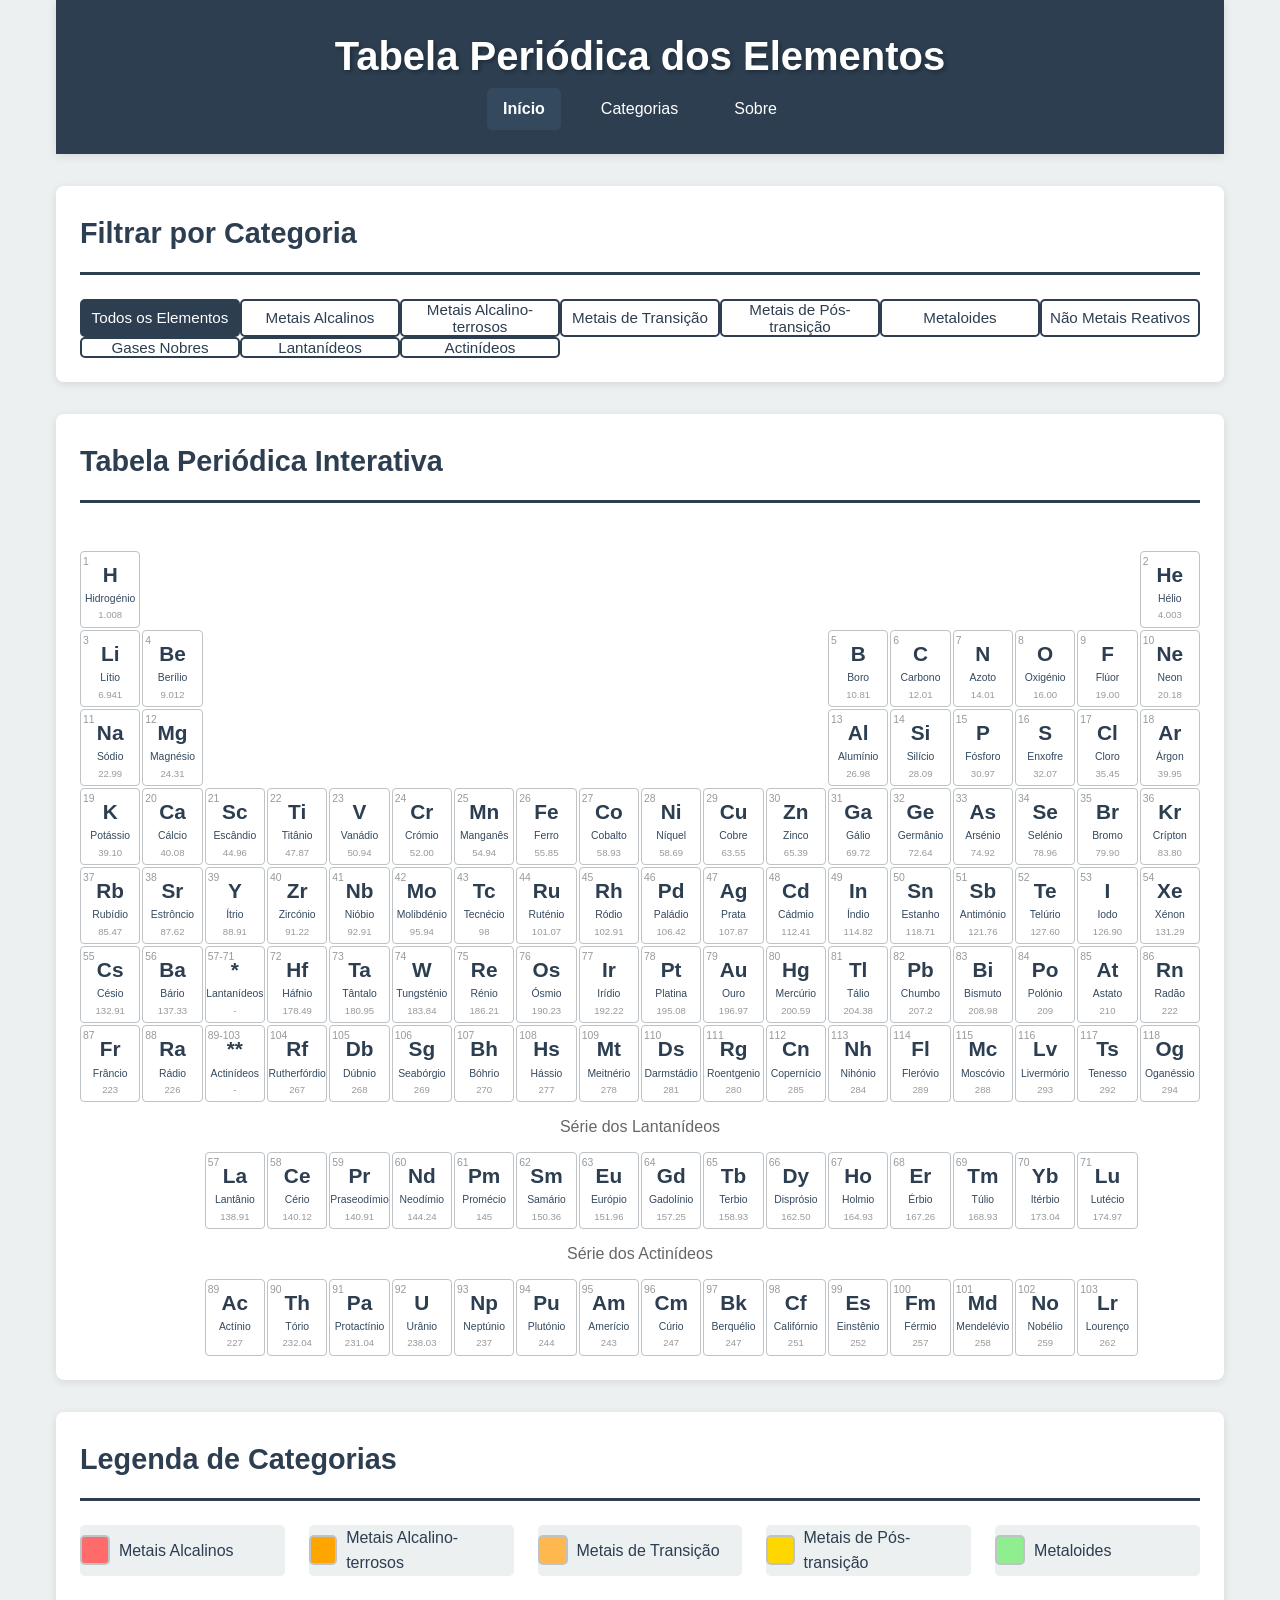
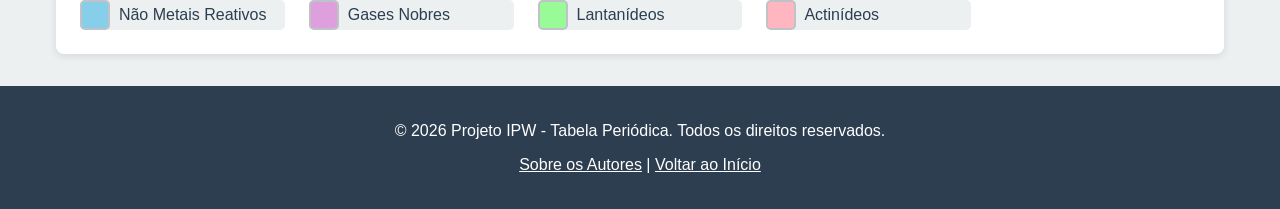
<file: index.html>
<!DOCTYPE html>
<html lang="pt-PT">
<head>
    <meta charset="UTF-8">
    <meta name="viewport" content="width=device-width, initial-scale=1.0">
    <title>Tabela Periódica - IPW</title>
    <link rel="stylesheet" href="css/style.css">
</head>
<body>
    <div class="container">
        <!-- Cabeçalho e Menu de Navegação -->
        <header class="header">
            <h1 class="titulo-principal">Tabela Periódica dos Elementos</h1>
            <nav class="menu-navegacao">
                <ul class="menu-lista">
                    <li><a href="index.html" class="menu-ativo">Início</a></li>
                    <li class="menu-dropdown">
                        <a href="#">Categorias</a>
                        <ul class="submenu">
                            <li><a href="categorias/metais-alcalinos/index.html">Metais Alcalinos</a></li>
                            <li><a href="categorias/metais-alcalino-terrosos/index.html">Metais Alcalino-terrosos</a></li>
                            <li><a href="categorias/metais-transicao/index.html">Metais de Transição</a></li>
                            <li><a href="categorias/metais-pos-transicao/index.html">Metais de Pós-transição</a></li>
                            <li><a href="categorias/metaloides/index.html">Metaloides</a></li>
                            <li><a href="categorias/nao-metais-reativos/index.html">Não Metais Reativos</a></li>
                            <li><a href="categorias/gases-nobres/index.html">Gases Nobres</a></li>
                            <li><a href="categorias/lantanideos/index.html">Lantanídeos</a></li>
                            <li><a href="categorias/actinideos/index.html">Actinídeos</a></li>
                        </ul>
                    </li>
                    <li><a href="about.html">Sobre</a></li>
                </ul>
            </nav>
        </header>

        <!-- Filtros de Categorias -->
        <section class="secao-filtros">
            <h2>Filtrar por Categoria</h2>
            <div class="botoes-filtro">
                <button class="botao-filtro ativo" data-categoria="todos">Todos os Elementos</button>
                <button class="botao-filtro" data-categoria="metais-alcalinos">Metais Alcalinos</button>
                <button class="botao-filtro" data-categoria="metais-alcalino-terrosos">Metais Alcalino-terrosos</button>
                <button class="botao-filtro" data-categoria="metais-transicao">Metais de Transição</button>
                <button class="botao-filtro" data-categoria="metais-pos-transicao">Metais de Pós-transição</button>
                <button class="botao-filtro" data-categoria="metaloides">Metaloides</button>
                <button class="botao-filtro" data-categoria="nao-metais-reativos">Não Metais Reativos</button>
                <button class="botao-filtro" data-categoria="gases-nobres">Gases Nobres</button>
                <button class="botao-filtro" data-categoria="lantanideos">Lantanídeos</button>
                <button class="botao-filtro" data-categoria="actinideos">Actinídeos</button>
            </div>
        </section>

        <!-- Tabela Periódica Visual -->
        <section class="secao-tabela">
            <h2>Tabela Periódica Interativa</h2>
            <div class="tabela-periodica-wrapper">
                <div class="tabela-periodica">
                    <!-- PERÍODO 1 -->
                    <div class="elemento" style="grid-column: 1; grid-row: 1;" data-categoria="nao-metais-reativos" data-numero="1" data-estado="Gás" data-reatividade="Muito Reativo">
                        <div class="numero-atomico">1</div>
                        <div class="simbolo">H</div>
                        <div class="nome">Hidrogénio</div>
                        <div class="massa">1.008</div>
                    </div>
                    <div class="elemento" style="grid-column: 18; grid-row: 1;" data-categoria="gases-nobres" data-numero="2" data-estado="Gás" data-reatividade="Inerte">
                        <div class="numero-atomico">2</div>
                        <div class="simbolo">He</div>
                        <div class="nome">Hélio</div>
                        <div class="massa">4.003</div>
                    </div>

                    <!-- PERÍODO 2 -->
                    <div class="elemento" style="grid-column: 1; grid-row: 2;" data-categoria="metais-alcalinos" data-numero="3" data-estado="Sólido" data-reatividade="Muito Reativo">
                        <div class="numero-atomico">3</div>
                        <div class="simbolo">Li</div>
                        <div class="nome">Lítio</div>
                        <div class="massa">6.941</div>
                    </div>
                    <div class="elemento" style="grid-column: 2; grid-row: 2;" data-categoria="metais-alcalino-terrosos" data-numero="4" data-estado="Sólido" data-reatividade="Reativo">
                        <div class="numero-atomico">4</div>
                        <div class="simbolo">Be</div>
                        <div class="nome">Berílio</div>
                        <div class="massa">9.012</div>
                    </div>
                    <div class="elemento" style="grid-column: 13; grid-row: 2;" data-categoria="metaloides" data-numero="5">
                        <div class="numero-atomico">5</div>
                        <div class="simbolo">B</div>
                        <div class="nome">Boro</div>
                        <div class="massa">10.81</div>
                    </div>
                    <div class="elemento" style="grid-column: 14; grid-row: 2;" data-categoria="nao-metais-reativos" data-numero="6">
                        <div class="numero-atomico">6</div>
                        <div class="simbolo">C</div>
                        <div class="nome">Carbono</div>
                        <div class="massa">12.01</div>
                    </div>
                    <div class="elemento" style="grid-column: 15; grid-row: 2;" data-categoria="nao-metais-reativos" data-numero="7">
                        <div class="numero-atomico">7</div>
                        <div class="simbolo">N</div>
                        <div class="nome">Azoto</div>
                        <div class="massa">14.01</div>
                    </div>
                    <div class="elemento" style="grid-column: 16; grid-row: 2;" data-categoria="nao-metais-reativos" data-numero="8">
                        <div class="numero-atomico">8</div>
                        <div class="simbolo">O</div>
                        <div class="nome">Oxigénio</div>
                        <div class="massa">16.00</div>
                    </div>
                    <div class="elemento" style="grid-column: 17; grid-row: 2;" data-categoria="nao-metais-reativos" data-numero="9">
                        <div class="numero-atomico">9</div>
                        <div class="simbolo">F</div>
                        <div class="nome">Flúor</div>
                        <div class="massa">19.00</div>
                    </div>
                    <div class="elemento" style="grid-column: 18; grid-row: 2;" data-categoria="gases-nobres" data-numero="10">
                        <div class="numero-atomico">10</div>
                        <div class="simbolo">Ne</div>
                        <div class="nome">Neon</div>
                        <div class="massa">20.18</div>
                    </div>

                    <!-- PERÍODO 3 -->
                    <div class="elemento" style="grid-column: 1; grid-row: 3;" data-categoria="metais-alcalinos" data-numero="11">
                        <div class="numero-atomico">11</div>
                        <div class="simbolo">Na</div>
                        <div class="nome">Sódio</div>
                        <div class="massa">22.99</div>
                    </div>
                    <div class="elemento" style="grid-column: 2; grid-row: 3;" data-categoria="metais-alcalino-terrosos" data-numero="12">
                        <div class="numero-atomico">12</div>
                        <div class="simbolo">Mg</div>
                        <div class="nome">Magnésio</div>
                        <div class="massa">24.31</div>
                    </div>
                    <div class="elemento" style="grid-column: 13; grid-row: 3;" data-categoria="metais-pos-transicao" data-numero="13">
                        <div class="numero-atomico">13</div>
                        <div class="simbolo">Al</div>
                        <div class="nome">Alumínio</div>
                        <div class="massa">26.98</div>
                    </div>
                    <div class="elemento" style="grid-column: 14; grid-row: 3;" data-categoria="metaloides" data-numero="14">
                        <div class="numero-atomico">14</div>
                        <div class="simbolo">Si</div>
                        <div class="nome">Silício</div>
                        <div class="massa">28.09</div>
                    </div>
                    <div class="elemento" style="grid-column: 15; grid-row: 3;" data-categoria="nao-metais-reativos" data-numero="15">
                        <div class="numero-atomico">15</div>
                        <div class="simbolo">P</div>
                        <div class="nome">Fósforo</div>
                        <div class="massa">30.97</div>
                    </div>
                    <div class="elemento" style="grid-column: 16; grid-row: 3;" data-categoria="nao-metais-reativos" data-numero="16">
                        <div class="numero-atomico">16</div>
                        <div class="simbolo">S</div>
                        <div class="nome">Enxofre</div>
                        <div class="massa">32.07</div>
                    </div>
                    <div class="elemento" style="grid-column: 17; grid-row: 3;" data-categoria="nao-metais-reativos" data-numero="17">
                        <div class="numero-atomico">17</div>
                        <div class="simbolo">Cl</div>
                        <div class="nome">Cloro</div>
                        <div class="massa">35.45</div>
                    </div>
                    <div class="elemento" style="grid-column: 18; grid-row: 3;" data-categoria="gases-nobres" data-numero="18">
                        <div class="numero-atomico">18</div>
                        <div class="simbolo">Ar</div>
                        <div class="nome">Árgon</div>
                        <div class="massa">39.95</div>
                    </div>

                    <!-- PERÍODO 4 -->
                    <div class="elemento" style="grid-column: 1; grid-row: 4;" data-categoria="metais-alcalinos" data-numero="19">
                        <div class="numero-atomico">19</div>
                        <div class="simbolo">K</div>
                        <div class="nome">Potássio</div>
                        <div class="massa">39.10</div>
                    </div>
                    <div class="elemento" style="grid-column: 2; grid-row: 4;" data-categoria="metais-alcalino-terrosos" data-numero="20">
                        <div class="numero-atomico">20</div>
                        <div class="simbolo">Ca</div>
                        <div class="nome">Cálcio</div>
                        <div class="massa">40.08</div>
                    </div>
                    <div class="elemento" style="grid-column: 3; grid-row: 4;" data-categoria="metais-transicao" data-numero="21">
                        <div class="numero-atomico">21</div>
                        <div class="simbolo">Sc</div>
                        <div class="nome">Escândio</div>
                        <div class="massa">44.96</div>
                    </div>
                    <div class="elemento" style="grid-column: 4; grid-row: 4;" data-categoria="metais-transicao" data-numero="22">
                        <div class="numero-atomico">22</div>
                        <div class="simbolo">Ti</div>
                        <div class="nome">Titânio</div>
                        <div class="massa">47.87</div>
                    </div>
                    <div class="elemento" style="grid-column: 5; grid-row: 4;" data-categoria="metais-transicao" data-numero="23">
                        <div class="numero-atomico">23</div>
                        <div class="simbolo">V</div>
                        <div class="nome">Vanádio</div>
                        <div class="massa">50.94</div>
                    </div>
                    <div class="elemento" style="grid-column: 6; grid-row: 4;" data-categoria="metais-transicao" data-numero="24">
                        <div class="numero-atomico">24</div>
                        <div class="simbolo">Cr</div>
                        <div class="nome">Crómio</div>
                        <div class="massa">52.00</div>
                    </div>
                    <div class="elemento" style="grid-column: 7; grid-row: 4;" data-categoria="metais-transicao" data-numero="25">
                        <div class="numero-atomico">25</div>
                        <div class="simbolo">Mn</div>
                        <div class="nome">Manganês</div>
                        <div class="massa">54.94</div>
                    </div>
                    <div class="elemento" style="grid-column: 8; grid-row: 4;" data-categoria="metais-transicao" data-numero="26">
                        <div class="numero-atomico">26</div>
                        <div class="simbolo">Fe</div>
                        <div class="nome">Ferro</div>
                        <div class="massa">55.85</div>
                    </div>
                    <div class="elemento" style="grid-column: 9; grid-row: 4;" data-categoria="metais-transicao" data-numero="27">
                        <div class="numero-atomico">27</div>
                        <div class="simbolo">Co</div>
                        <div class="nome">Cobalto</div>
                        <div class="massa">58.93</div>
                    </div>
                    <div class="elemento" style="grid-column: 10; grid-row: 4;" data-categoria="metais-transicao" data-numero="28">
                        <div class="numero-atomico">28</div>
                        <div class="simbolo">Ni</div>
                        <div class="nome">Níquel</div>
                        <div class="massa">58.69</div>
                    </div>
                    <div class="elemento" style="grid-column: 11; grid-row: 4;" data-categoria="metais-transicao" data-numero="29">
                        <div class="numero-atomico">29</div>
                        <div class="simbolo">Cu</div>
                        <div class="nome">Cobre</div>
                        <div class="massa">63.55</div>
                    </div>
                    <div class="elemento" style="grid-column: 12; grid-row: 4;" data-categoria="metais-transicao" data-numero="30">
                        <div class="numero-atomico">30</div>
                        <div class="simbolo">Zn</div>
                        <div class="nome">Zinco</div>
                        <div class="massa">65.39</div>
                    </div>
                    <div class="elemento" style="grid-column: 13; grid-row: 4;" data-categoria="metais-pos-transicao" data-numero="31">
                        <div class="numero-atomico">31</div>
                        <div class="simbolo">Ga</div>
                        <div class="nome">Gálio</div>
                        <div class="massa">69.72</div>
                    </div>
                    <div class="elemento" style="grid-column: 14; grid-row: 4;" data-categoria="metaloides" data-numero="32">
                        <div class="numero-atomico">32</div>
                        <div class="simbolo">Ge</div>
                        <div class="nome">Germânio</div>
                        <div class="massa">72.64</div>
                    </div>
                    <div class="elemento" style="grid-column: 15; grid-row: 4;" data-categoria="metaloides" data-numero="33">
                        <div class="numero-atomico">33</div>
                        <div class="simbolo">As</div>
                        <div class="nome">Arsénio</div>
                        <div class="massa">74.92</div>
                    </div>
                    <div class="elemento" style="grid-column: 16; grid-row: 4;" data-categoria="nao-metais-reativos" data-numero="34">
                        <div class="numero-atomico">34</div>
                        <div class="simbolo">Se</div>
                        <div class="nome">Selénio</div>
                        <div class="massa">78.96</div>
                    </div>
                    <div class="elemento" style="grid-column: 17; grid-row: 4;" data-categoria="nao-metais-reativos" data-numero="35">
                        <div class="numero-atomico">35</div>
                        <div class="simbolo">Br</div>
                        <div class="nome">Bromo</div>
                        <div class="massa">79.90</div>
                    </div>
                    <div class="elemento" style="grid-column: 18; grid-row: 4;" data-categoria="gases-nobres" data-numero="36">
                        <div class="numero-atomico">36</div>
                        <div class="simbolo">Kr</div>
                        <div class="nome">Crípton</div>
                        <div class="massa">83.80</div>
                    </div>

                    <!-- PERÍODO 5 -->
                    <div class="elemento" style="grid-column: 1; grid-row: 5;" data-categoria="metais-alcalinos" data-numero="37">
                        <div class="numero-atomico">37</div>
                        <div class="simbolo">Rb</div>
                        <div class="nome">Rubídio</div>
                        <div class="massa">85.47</div>
                    </div>
                    <div class="elemento" style="grid-column: 2; grid-row: 5;" data-categoria="metais-alcalino-terrosos" data-numero="38">
                        <div class="numero-atomico">38</div>
                        <div class="simbolo">Sr</div>
                        <div class="nome">Estrôncio</div>
                        <div class="massa">87.62</div>
                    </div>
                    <div class="elemento" style="grid-column: 3; grid-row: 5;" data-categoria="metais-transicao" data-numero="39">
                        <div class="numero-atomico">39</div>
                        <div class="simbolo">Y</div>
                        <div class="nome">Ítrio</div>
                        <div class="massa">88.91</div>
                    </div>
                    <div class="elemento" style="grid-column: 4; grid-row: 5;" data-categoria="metais-transicao" data-numero="40">
                        <div class="numero-atomico">40</div>
                        <div class="simbolo">Zr</div>
                        <div class="nome">Zircónio</div>
                        <div class="massa">91.22</div>
                    </div>
                    <div class="elemento" style="grid-column: 5; grid-row: 5;" data-categoria="metais-transicao" data-numero="41">
                        <div class="numero-atomico">41</div>
                        <div class="simbolo">Nb</div>
                        <div class="nome">Nióbio</div>
                        <div class="massa">92.91</div>
                    </div>
                    <div class="elemento" style="grid-column: 6; grid-row: 5;" data-categoria="metais-transicao" data-numero="42">
                        <div class="numero-atomico">42</div>
                        <div class="simbolo">Mo</div>
                        <div class="nome">Molibdénio</div>
                        <div class="massa">95.94</div>
                    </div>
                    <div class="elemento" style="grid-column: 7; grid-row: 5;" data-categoria="metais-transicao" data-numero="43">
                        <div class="numero-atomico">43</div>
                        <div class="simbolo">Tc</div>
                        <div class="nome">Tecnécio</div>
                        <div class="massa">98</div>
                    </div>
                    <div class="elemento" style="grid-column: 8; grid-row: 5;" data-categoria="metais-transicao" data-numero="44">
                        <div class="numero-atomico">44</div>
                        <div class="simbolo">Ru</div>
                        <div class="nome">Ruténio</div>
                        <div class="massa">101.07</div>
                    </div>
                    <div class="elemento" style="grid-column: 9; grid-row: 5;" data-categoria="metais-transicao" data-numero="45">
                        <div class="numero-atomico">45</div>
                        <div class="simbolo">Rh</div>
                        <div class="nome">Ródio</div>
                        <div class="massa">102.91</div>
                    </div>
                    <div class="elemento" style="grid-column: 10; grid-row: 5;" data-categoria="metais-transicao" data-numero="46">
                        <div class="numero-atomico">46</div>
                        <div class="simbolo">Pd</div>
                        <div class="nome">Paládio</div>
                        <div class="massa">106.42</div>
                    </div>
                    <div class="elemento" style="grid-column: 11; grid-row: 5;" data-categoria="metais-transicao" data-numero="47">
                        <div class="numero-atomico">47</div>
                        <div class="simbolo">Ag</div>
                        <div class="nome">Prata</div>
                        <div class="massa">107.87</div>
                    </div>
                    <div class="elemento" style="grid-column: 12; grid-row: 5;" data-categoria="metais-transicao" data-numero="48">
                        <div class="numero-atomico">48</div>
                        <div class="simbolo">Cd</div>
                        <div class="nome">Cádmio</div>
                        <div class="massa">112.41</div>
                    </div>
                    <div class="elemento" style="grid-column: 13; grid-row: 5;" data-categoria="metais-pos-transicao" data-numero="49">
                        <div class="numero-atomico">49</div>
                        <div class="simbolo">In</div>
                        <div class="nome">Índio</div>
                        <div class="massa">114.82</div>
                    </div>
                    <div class="elemento" style="grid-column: 14; grid-row: 5;" data-categoria="metais-pos-transicao" data-numero="50">
                        <div class="numero-atomico">50</div>
                        <div class="simbolo">Sn</div>
                        <div class="nome">Estanho</div>
                        <div class="massa">118.71</div>
                    </div>
                    <div class="elemento" style="grid-column: 15; grid-row: 5;" data-categoria="metaloides" data-numero="51">
                        <div class="numero-atomico">51</div>
                        <div class="simbolo">Sb</div>
                        <div class="nome">Antimónio</div>
                        <div class="massa">121.76</div>
                    </div>
                    <div class="elemento" style="grid-column: 16; grid-row: 5;" data-categoria="nao-metais-reativos" data-numero="52">
                        <div class="numero-atomico">52</div>
                        <div class="simbolo">Te</div>
                        <div class="nome">Telúrio</div>
                        <div class="massa">127.60</div>
                    </div>
                    <div class="elemento" style="grid-column: 17; grid-row: 5;" data-categoria="nao-metais-reativos" data-numero="53">
                        <div class="numero-atomico">53</div>
                        <div class="simbolo">I</div>
                        <div class="nome">Iodo</div>
                        <div class="massa">126.90</div>
                    </div>
                    <div class="elemento" style="grid-column: 18; grid-row: 5;" data-categoria="gases-nobres" data-numero="54">
                        <div class="numero-atomico">54</div>
                        <div class="simbolo">Xe</div>
                        <div class="nome">Xénon</div>
                        <div class="massa">131.29</div>
                    </div>

                    <!-- PERÍODO 6 -->
                    <div class="elemento" style="grid-column: 1; grid-row: 6;" data-categoria="metais-alcalinos" data-numero="55">
                        <div class="numero-atomico">55</div>
                        <div class="simbolo">Cs</div>
                        <div class="nome">Césio</div>
                        <div class="massa">132.91</div>
                    </div>
                    <div class="elemento" style="grid-column: 2; grid-row: 6;" data-categoria="metais-alcalino-terrosos" data-numero="56">
                        <div class="numero-atomico">56</div>
                        <div class="simbolo">Ba</div>
                        <div class="nome">Bário</div>
                        <div class="massa">137.33</div>
                    </div>
                    <div class="elemento" style="grid-column: 3; grid-row: 6;" data-categoria="lantanideos" data-numero="57-71" data-intervalo="true">
                        <div class="numero-atomico">57-71</div>
                        <div class="simbolo">*</div>
                        <div class="nome">Lantanídeos</div>
                        <div class="massa">-</div>
                    </div>
                    <div class="elemento" style="grid-column: 4; grid-row: 6;" data-categoria="metais-transicao" data-numero="72">
                        <div class="numero-atomico">72</div>
                        <div class="simbolo">Hf</div>
                        <div class="nome">Háfnio</div>
                        <div class="massa">178.49</div>
                    </div>
                    <div class="elemento" style="grid-column: 5; grid-row: 6;" data-categoria="metais-transicao" data-numero="73">
                        <div class="numero-atomico">73</div>
                        <div class="simbolo">Ta</div>
                        <div class="nome">Tântalo</div>
                        <div class="massa">180.95</div>
                    </div>
                    <div class="elemento" style="grid-column: 6; grid-row: 6;" data-categoria="metais-transicao" data-numero="74">
                        <div class="numero-atomico">74</div>
                        <div class="simbolo">W</div>
                        <div class="nome">Tungsténio</div>
                        <div class="massa">183.84</div>
                    </div>
                    <div class="elemento" style="grid-column: 7; grid-row: 6;" data-categoria="metais-transicao" data-numero="75">
                        <div class="numero-atomico">75</div>
                        <div class="simbolo">Re</div>
                        <div class="nome">Rénio</div>
                        <div class="massa">186.21</div>
                    </div>
                    <div class="elemento" style="grid-column: 8; grid-row: 6;" data-categoria="metais-transicao" data-numero="76">
                        <div class="numero-atomico">76</div>
                        <div class="simbolo">Os</div>
                        <div class="nome">Ósmio</div>
                        <div class="massa">190.23</div>
                    </div>
                    <div class="elemento" style="grid-column: 9; grid-row: 6;" data-categoria="metais-transicao" data-numero="77">
                        <div class="numero-atomico">77</div>
                        <div class="simbolo">Ir</div>
                        <div class="nome">Irídio</div>
                        <div class="massa">192.22</div>
                    </div>
                    <div class="elemento" style="grid-column: 10; grid-row: 6;" data-categoria="metais-transicao" data-numero="78">
                        <div class="numero-atomico">78</div>
                        <div class="simbolo">Pt</div>
                        <div class="nome">Platina</div>
                        <div class="massa">195.08</div>
                    </div>
                    <div class="elemento" style="grid-column: 11; grid-row: 6;" data-categoria="metais-transicao" data-numero="79">
                        <div class="numero-atomico">79</div>
                        <div class="simbolo">Au</div>
                        <div class="nome">Ouro</div>
                        <div class="massa">196.97</div>
                    </div>
                    <div class="elemento" style="grid-column: 12; grid-row: 6;" data-categoria="metais-transicao" data-numero="80">
                        <div class="numero-atomico">80</div>
                        <div class="simbolo">Hg</div>
                        <div class="nome">Mercúrio</div>
                        <div class="massa">200.59</div>
                    </div>
                    <div class="elemento" style="grid-column: 13; grid-row: 6;" data-categoria="metais-pos-transicao" data-numero="81">
                        <div class="numero-atomico">81</div>
                        <div class="simbolo">Tl</div>
                        <div class="nome">Tálio</div>
                        <div class="massa">204.38</div>
                    </div>
                    <div class="elemento" style="grid-column: 14; grid-row: 6;" data-categoria="metais-pos-transicao" data-numero="82">
                        <div class="numero-atomico">82</div>
                        <div class="simbolo">Pb</div>
                        <div class="nome">Chumbo</div>
                        <div class="massa">207.2</div>
                    </div>
                    <div class="elemento" style="grid-column: 15; grid-row: 6;" data-categoria="metaloides" data-numero="83">
                        <div class="numero-atomico">83</div>
                        <div class="simbolo">Bi</div>
                        <div class="nome">Bismuto</div>
                        <div class="massa">208.98</div>
                    </div>
                    <div class="elemento" style="grid-column: 16; grid-row: 6;" data-categoria="nao-metais-reativos" data-numero="84">
                        <div class="numero-atomico">84</div>
                        <div class="simbolo">Po</div>
                        <div class="nome">Polónio</div>
                        <div class="massa">209</div>
                    </div>
                    <div class="elemento" style="grid-column: 17; grid-row: 6;" data-categoria="nao-metais-reativos" data-numero="85">
                        <div class="numero-atomico">85</div>
                        <div class="simbolo">At</div>
                        <div class="nome">Astato</div>
                        <div class="massa">210</div>
                    </div>
                    <div class="elemento" style="grid-column: 18; grid-row: 6;" data-categoria="gases-nobres" data-numero="86">
                        <div class="numero-atomico">86</div>
                        <div class="simbolo">Rn</div>
                        <div class="nome">Radão</div>
                        <div class="massa">222</div>
                    </div>

                    <!-- PERÍODO 7 -->
                    <div class="elemento" style="grid-column: 1; grid-row: 7;" data-categoria="metais-alcalinos" data-numero="87">
                        <div class="numero-atomico">87</div>
                        <div class="simbolo">Fr</div>
                        <div class="nome">Frâncio</div>
                        <div class="massa">223</div>
                    </div>
                    <div class="elemento" style="grid-column: 2; grid-row: 7;" data-categoria="metais-alcalino-terrosos" data-numero="88">
                        <div class="numero-atomico">88</div>
                        <div class="simbolo">Ra</div>
                        <div class="nome">Rádio</div>
                        <div class="massa">226</div>
                    </div>
                    <div class="elemento" style="grid-column: 3; grid-row: 7;" data-categoria="actinideos" data-numero="89-103" data-intervalo="true">
                        <div class="numero-atomico">89-103</div>
                        <div class="simbolo">**</div>
                        <div class="nome">Actinídeos</div>
                        <div class="massa">-</div>
                    </div>
                    <div class="elemento" style="grid-column: 4; grid-row: 7;" data-categoria="metais-transicao" data-numero="104">
                        <div class="numero-atomico">104</div>
                        <div class="simbolo">Rf</div>
                        <div class="nome">Rutherfórdio</div>
                        <div class="massa">267</div>
                    </div>
                    <div class="elemento" style="grid-column: 5; grid-row: 7;" data-categoria="metais-transicao" data-numero="105">
                        <div class="numero-atomico">105</div>
                        <div class="simbolo">Db</div>
                        <div class="nome">Dúbnio</div>
                        <div class="massa">268</div>
                    </div>
                    <div class="elemento" style="grid-column: 6; grid-row: 7;" data-categoria="metais-transicao" data-numero="106">
                        <div class="numero-atomico">106</div>
                        <div class="simbolo">Sg</div>
                        <div class="nome">Seabórgio</div>
                        <div class="massa">269</div>
                    </div>
                    <div class="elemento" style="grid-column: 7; grid-row: 7;" data-categoria="metais-transicao" data-numero="107">
                        <div class="numero-atomico">107</div>
                        <div class="simbolo">Bh</div>
                        <div class="nome">Bóhrio</div>
                        <div class="massa">270</div>
                    </div>
                    <div class="elemento" style="grid-column: 8; grid-row: 7;" data-categoria="metais-transicao" data-numero="108">
                        <div class="numero-atomico">108</div>
                        <div class="simbolo">Hs</div>
                        <div class="nome">Hássio</div>
                        <div class="massa">277</div>
                    </div>
                    <div class="elemento" style="grid-column: 9; grid-row: 7;" data-categoria="metais-transicao" data-numero="109">
                        <div class="numero-atomico">109</div>
                        <div class="simbolo">Mt</div>
                        <div class="nome">Meitnério</div>
                        <div class="massa">278</div>
                    </div>
                    <div class="elemento" style="grid-column: 10; grid-row: 7;" data-categoria="metais-transicao" data-numero="110">
                        <div class="numero-atomico">110</div>
                        <div class="simbolo">Ds</div>
                        <div class="nome">Darmstádio</div>
                        <div class="massa">281</div>
                    </div>
                    <div class="elemento" style="grid-column: 11; grid-row: 7;" data-categoria="metais-transicao" data-numero="111">
                        <div class="numero-atomico">111</div>
                        <div class="simbolo">Rg</div>
                        <div class="nome">Roentgenio</div>
                        <div class="massa">280</div>
                    </div>
                    <div class="elemento" style="grid-column: 12; grid-row: 7;" data-categoria="metais-transicao" data-numero="112">
                        <div class="numero-atomico">112</div>
                        <div class="simbolo">Cn</div>
                        <div class="nome">Copernício</div>
                        <div class="massa">285</div>
                    </div>
                    <div class="elemento" style="grid-column: 13; grid-row: 7;" data-categoria="metais-pos-transicao" data-numero="113">
                        <div class="numero-atomico">113</div>
                        <div class="simbolo">Nh</div>
                        <div class="nome">Nihónio</div>
                        <div class="massa">284</div>
                    </div>
                    <div class="elemento" style="grid-column: 14; grid-row: 7;" data-categoria="metais-pos-transicao" data-numero="114">
                        <div class="numero-atomico">114</div>
                        <div class="simbolo">Fl</div>
                        <div class="nome">Fleróvio</div>
                        <div class="massa">289</div>
                    </div>
                    <div class="elemento" style="grid-column: 15; grid-row: 7;" data-categoria="metaloides" data-numero="115">
                        <div class="numero-atomico">115</div>
                        <div class="simbolo">Mc</div>
                        <div class="nome">Moscóvio</div>
                        <div class="massa">288</div>
                    </div>
                    <div class="elemento" style="grid-column: 16; grid-row: 7;" data-categoria="nao-metais-reativos" data-numero="116">
                        <div class="numero-atomico">116</div>
                        <div class="simbolo">Lv</div>
                        <div class="nome">Livermório</div>
                        <div class="massa">293</div>
                    </div>
                    <div class="elemento" style="grid-column: 17; grid-row: 7;" data-categoria="nao-metais-reativos" data-numero="117">
                        <div class="numero-atomico">117</div>
                        <div class="simbolo">Ts</div>
                        <div class="nome">Tenesso</div>
                        <div class="massa">292</div>
                    </div>
                    <div class="elemento" style="grid-column: 18; grid-row: 7;" data-categoria="gases-nobres" data-numero="118">
                        <div class="numero-atomico">118</div>
                        <div class="simbolo">Og</div>
                        <div class="nome">Oganéssio</div>
                        <div class="massa">294</div>
                    </div>

                    <!-- LANTANÍDEOS (Período separado) -->
                    <div style="grid-column: 1 / 19; grid-row: 8; text-align: center; padding: 10px; color: #666;">
                        Série dos Lantanídeos
                    </div>
                    <div class="elemento" style="grid-column: 3; grid-row: 9;" data-categoria="lantanideos" data-numero="57" data-estado="Sólido" data-reatividade="Reativo">
                        <div class="numero-atomico">57</div>
                        <div class="simbolo">La</div>
                        <div class="nome">Lantânio</div>
                        <div class="massa">138.91</div>
                    </div>
                    <div class="elemento" style="grid-column: 4; grid-row: 9;" data-categoria="lantanideos" data-numero="58">
                        <div class="numero-atomico">58</div>
                        <div class="simbolo">Ce</div>
                        <div class="nome">Cério</div>
                        <div class="massa">140.12</div>
                    </div>
                    <div class="elemento" style="grid-column: 5; grid-row: 9;" data-categoria="lantanideos" data-numero="59">
                        <div class="numero-atomico">59</div>
                        <div class="simbolo">Pr</div>
                        <div class="nome">Praseodímio</div>
                        <div class="massa">140.91</div>
                    </div>
                    <div class="elemento" style="grid-column: 6; grid-row: 9;" data-categoria="lantanideos" data-numero="60">
                        <div class="numero-atomico">60</div>
                        <div class="simbolo">Nd</div>
                        <div class="nome">Neodímio</div>
                        <div class="massa">144.24</div>
                    </div>
                    <div class="elemento" style="grid-column: 7; grid-row: 9;" data-categoria="lantanideos" data-numero="61">
                        <div class="numero-atomico">61</div>
                        <div class="simbolo">Pm</div>
                        <div class="nome">Promécio</div>
                        <div class="massa">145</div>
                    </div>
                    <div class="elemento" style="grid-column: 8; grid-row: 9;" data-categoria="lantanideos" data-numero="62">
                        <div class="numero-atomico">62</div>
                        <div class="simbolo">Sm</div>
                        <div class="nome">Samário</div>
                        <div class="massa">150.36</div>
                    </div>
                    <div class="elemento" style="grid-column: 9; grid-row: 9;" data-categoria="lantanideos" data-numero="63">
                        <div class="numero-atomico">63</div>
                        <div class="simbolo">Eu</div>
                        <div class="nome">Európio</div>
                        <div class="massa">151.96</div>
                    </div>
                    <div class="elemento" style="grid-column: 10; grid-row: 9;" data-categoria="lantanideos" data-numero="64">
                        <div class="numero-atomico">64</div>
                        <div class="simbolo">Gd</div>
                        <div class="nome">Gadolínio</div>
                        <div class="massa">157.25</div>
                    </div>
                    <div class="elemento" style="grid-column: 11; grid-row: 9;" data-categoria="lantanideos" data-numero="65">
                        <div class="numero-atomico">65</div>
                        <div class="simbolo">Tb</div>
                        <div class="nome">Terbio</div>
                        <div class="massa">158.93</div>
                    </div>
                    <div class="elemento" style="grid-column: 12; grid-row: 9;" data-categoria="lantanideos" data-numero="66">
                        <div class="numero-atomico">66</div>
                        <div class="simbolo">Dy</div>
                        <div class="nome">Disprósio</div>
                        <div class="massa">162.50</div>
                    </div>
                    <div class="elemento" style="grid-column: 13; grid-row: 9;" data-categoria="lantanideos" data-numero="67">
                        <div class="numero-atomico">67</div>
                        <div class="simbolo">Ho</div>
                        <div class="nome">Holmio</div>
                        <div class="massa">164.93</div>
                    </div>
                    <div class="elemento" style="grid-column: 14; grid-row: 9;" data-categoria="lantanideos" data-numero="68">
                        <div class="numero-atomico">68</div>
                        <div class="simbolo">Er</div>
                        <div class="nome">Érbio</div>
                        <div class="massa">167.26</div>
                    </div>
                    <div class="elemento" style="grid-column: 15; grid-row: 9;" data-categoria="lantanideos" data-numero="69">
                        <div class="numero-atomico">69</div>
                        <div class="simbolo">Tm</div>
                        <div class="nome">Túlio</div>
                        <div class="massa">168.93</div>
                    </div>
                    <div class="elemento" style="grid-column: 16; grid-row: 9;" data-categoria="lantanideos" data-numero="70">
                        <div class="numero-atomico">70</div>
                        <div class="simbolo">Yb</div>
                        <div class="nome">Itérbio</div>
                        <div class="massa">173.04</div>
                    </div>
                    <div class="elemento" style="grid-column: 17; grid-row: 9;" data-categoria="lantanideos" data-numero="71">
                        <div class="numero-atomico">71</div>
                        <div class="simbolo">Lu</div>
                        <div class="nome">Lutécio</div>
                        <div class="massa">174.97</div>
                    </div>

                    <!-- ACTINÍDEOS (Período separado) -->
                    <div style="grid-column: 1 / 19; grid-row: 10; text-align: center; padding: 10px; color: #666;">
                        Série dos Actinídeos
                    </div>
                    <div class="elemento" style="grid-column: 3; grid-row: 11;" data-categoria="actinideos" data-numero="89" data-estado="Sólido" data-reatividade="Radioativo">
                        <div class="numero-atomico">89</div>
                        <div class="simbolo">Ac</div>
                        <div class="nome">Actínio</div>
                        <div class="massa">227</div>
                    </div>
                    <div class="elemento" style="grid-column: 4; grid-row: 11;" data-categoria="actinideos" data-numero="90">
                        <div class="numero-atomico">90</div>
                        <div class="simbolo">Th</div>
                        <div class="nome">Tório</div>
                        <div class="massa">232.04</div>
                    </div>
                    <div class="elemento" style="grid-column: 5; grid-row: 11;" data-categoria="actinideos" data-numero="91">
                        <div class="numero-atomico">91</div>
                        <div class="simbolo">Pa</div>
                        <div class="nome">Protactínio</div>
                        <div class="massa">231.04</div>
                    </div>
                    <div class="elemento" style="grid-column: 6; grid-row: 11;" data-categoria="actinideos" data-numero="92">
                        <div class="numero-atomico">92</div>
                        <div class="simbolo">U</div>
                        <div class="nome">Urânio</div>
                        <div class="massa">238.03</div>
                    </div>
                    <div class="elemento" style="grid-column: 7; grid-row: 11;" data-categoria="actinideos" data-numero="93">
                        <div class="numero-atomico">93</div>
                        <div class="simbolo">Np</div>
                        <div class="nome">Neptúnio</div>
                        <div class="massa">237</div>
                    </div>
                    <div class="elemento" style="grid-column: 8; grid-row: 11;" data-categoria="actinideos" data-numero="94">
                        <div class="numero-atomico">94</div>
                        <div class="simbolo">Pu</div>
                        <div class="nome">Plutónio</div>
                        <div class="massa">244</div>
                    </div>
                    <div class="elemento" style="grid-column: 9; grid-row: 11;" data-categoria="actinideos" data-numero="95">
                        <div class="numero-atomico">95</div>
                        <div class="simbolo">Am</div>
                        <div class="nome">Amerício</div>
                        <div class="massa">243</div>
                    </div>
                    <div class="elemento" style="grid-column: 10; grid-row: 11;" data-categoria="actinideos" data-numero="96">
                        <div class="numero-atomico">96</div>
                        <div class="simbolo">Cm</div>
                        <div class="nome">Cúrio</div>
                        <div class="massa">247</div>
                    </div>
                    <div class="elemento" style="grid-column: 11; grid-row: 11;" data-categoria="actinideos" data-numero="97">
                        <div class="numero-atomico">97</div>
                        <div class="simbolo">Bk</div>
                        <div class="nome">Berquélio</div>
                        <div class="massa">247</div>
                    </div>
                    <div class="elemento" style="grid-column: 12; grid-row: 11;" data-categoria="actinideos" data-numero="98">
                        <div class="numero-atomico">98</div>
                        <div class="simbolo">Cf</div>
                        <div class="nome">Califórnio</div>
                        <div class="massa">251</div>
                    </div>
                    <div class="elemento" style="grid-column: 13; grid-row: 11;" data-categoria="actinideos" data-numero="99">
                        <div class="numero-atomico">99</div>
                        <div class="simbolo">Es</div>
                        <div class="nome">Einstênio</div>
                        <div class="massa">252</div>
                    </div>
                    <div class="elemento" style="grid-column: 14; grid-row: 11;" data-categoria="actinideos" data-numero="100">
                        <div class="numero-atomico">100</div>
                        <div class="simbolo">Fm</div>
                        <div class="nome">Férmio</div>
                        <div class="massa">257</div>
                    </div>
                    <div class="elemento" style="grid-column: 15; grid-row: 11;" data-categoria="actinideos" data-numero="101">
                        <div class="numero-atomico">101</div>
                        <div class="simbolo">Md</div>
                        <div class="nome">Mendelévio</div>
                        <div class="massa">258</div>
                    </div>
                    <div class="elemento" style="grid-column: 16; grid-row: 11;" data-categoria="actinideos" data-numero="102">
                        <div class="numero-atomico">102</div>
                        <div class="simbolo">No</div>
                        <div class="nome">Nobélio</div>
                        <div class="massa">259</div>
                    </div>
                    <div class="elemento" style="grid-column: 17; grid-row: 11;" data-categoria="actinideos" data-numero="103">
                        <div class="numero-atomico">103</div>
                        <div class="simbolo">Lr</div>
                        <div class="nome">Lourenço</div>
                        <div class="massa">262</div>
                    </div>
                </div>
            </div>
        </section>

        <!-- Legenda de Cores -->
        <section class="secao-legenda">
            <h2>Legenda de Categorias</h2>
            <div class="legenda">
                <div class="item-legenda">
                    <div class="cor-legenda" style="background-color: #FF6B6B;"></div>
                    <span>&nbsp&nbspMetais Alcalinos</span>
                </div>
                <div class="item-legenda">
                    <div class="cor-legenda" style="background-color: #FFA500;"></div>
                    <span>&nbsp&nbspMetais Alcalino-&nbsp&nbspterrosos</span>
                </div>
                <div class="item-legenda">
                    <div class="cor-legenda" style="background-color: #FFB84D;"></div>
                    <span>&nbsp&nbspMetais de Transição</span>
                </div>
                <div class="item-legenda">
                    <div class="cor-legenda" style="background-color: #FFD700;"></div>
                    <span>&nbsp&nbspMetais de Pós-&nbsp&nbsptransição</span>
                </div>
                <div class="item-legenda">
                    <div class="cor-legenda" style="background-color: #90EE90;"></div>
                    <span>&nbsp&nbspMetaloides</span>
                </div>
                <div class="item-legenda">
                    <div class="cor-legenda" style="background-color: #87CEEB;"></div>
                    <span>&nbsp&nbspNão Metais Reativos</span>
                </div>
                <div class="item-legenda">
                    <div class="cor-legenda" style="background-color: #DDA0DD;"></div>
                    <span>&nbsp&nbspGases Nobres</span>
                </div>
                <div class="item-legenda">
                    <div class="cor-legenda" style="background-color: #98FB98;"></div>
                    <span>&nbsp&nbspLantanídeos</span>
                </div>
                <div class="item-legenda">
                    <div class="cor-legenda" style="background-color: #FFB6C1;"></div>
                    <span>&nbsp&nbspActinídeos</span>
                </div>
            </div>
        </section>

        <!-- Modal de Detalhes do Elemento -->
        <div id="modalElemento" class="modal">
            <div class="modal-conteudo">
                <button class="modal-fechar">&times;</button>
                <div class="modal-corpo">
                    <h2 id="modalNome" class="modal-nome"></h2>
                    <div class="modal-info">
                        <div class="info-item">
                            <label>Símbolo:</label>
                            <span id="modalSimbolo" class="modal-simbolo"></span>
                        </div>
                        <div class="info-item">
                            <label>Número Atómico:</label>
                            <span id="modalNumero"></span>
                        </div>
                        <div class="info-item">
                            <label>Categoria:</label>
                            <span id="modalCategoria"></span>
                        </div>
                        <div class="info-item">
                            <label>Massa Atómica:</label>
                            <span id="modalMassa"></span>
                        </div>
                        <div class="info-item">
                            <label>Estado Físico:</label>
                            <span id="modalEstado"></span>
                        </div>
                        <div class="info-item">
                            <label>Reatividade:</label>
                            <span id="modalReatividade"></span>
                        </div>
                    </div>
                </div>
            </div>
        </div>
    </div>

    <!-- Rodapé -->
    <footer class="rodape">
        <p>&copy; 2026 Projeto IPW - Tabela Periódica. Todos os direitos reservados.</p>
        <p><a href="about.html">Sobre os Autores</a> | <a href="index.html">Voltar ao Início</a></p>
    </footer>

    <!-- Scripts -->
    <script src="js/app.js"></script>
</body>
</html>
</file>
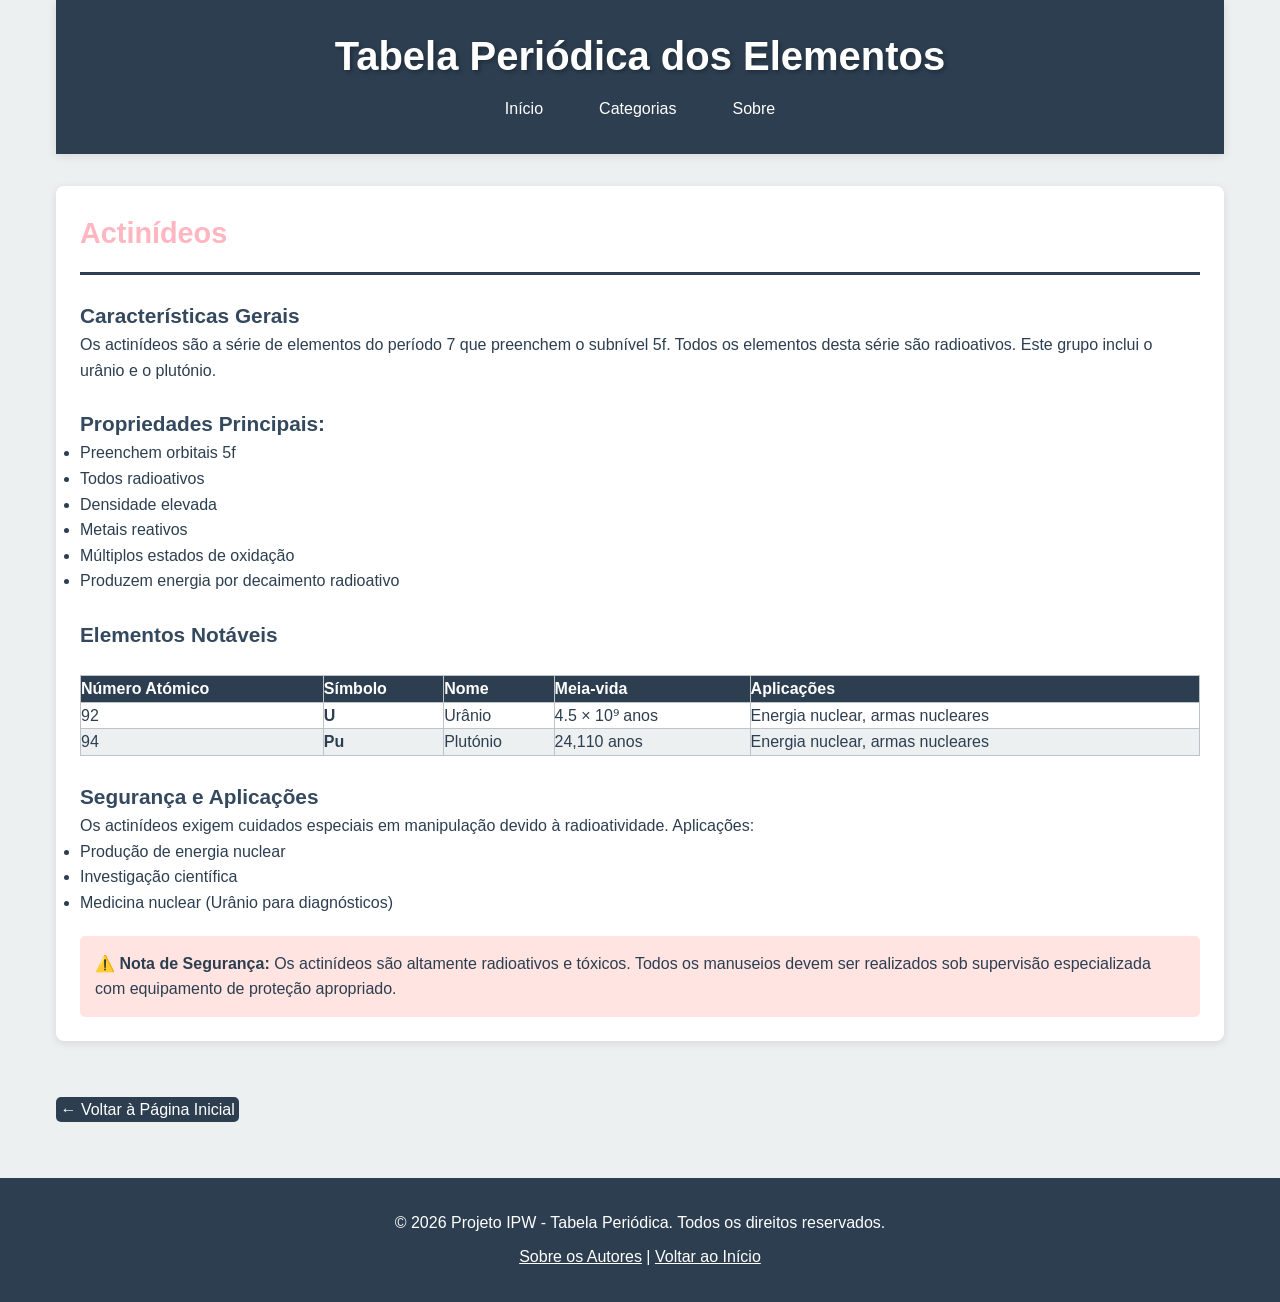
<file: categorias/actinideos/index.html>
<!DOCTYPE html>
<html lang="pt-PT">
<head>
    <meta charset="UTF-8">
    <meta name="viewport" content="width=device-width, initial-scale=1.0">
    <title>Actinídeos - Tabela Periódica</title>
    <link rel="stylesheet" href="../../css/style.css">
</head>
<body>
    <div class="container">
        <header class="header">
            <h1 class="titulo-principal">Tabela Periódica dos Elementos</h1>
            <nav class="menu-navegacao">
                <ul class="menu-lista">
                    <li><a href="../../index.html">Início</a></li>
                    <li class="menu-dropdown">
                        <a href="#">Categorias</a>
                        <ul class="submenu">
                            <li><a href="../metais-alcalinos/index.html">Metais Alcalinos</a></li>
                            <li><a href="../metais-alcalino-terrosos/index.html">Metais Alcalino-terrosos</a></li>
                            <li><a href="../metais-transicao/index.html">Metais de Transição</a></li>
                            <li><a href="../metais-pos-transicao/index.html">Metais de Pós-transição</a></li>
                            <li><a href="../metaloides/index.html">Metaloides</a></li>
                            <li><a href="../nao-metais-reativos/index.html">Não Metais Reativos</a></li>
                            <li><a href="../gases-nobres/index.html">Gases Nobres</a></li>
                            <li><a href="../lantanideos/index.html">Lantanídeos</a></li>
                            <li><a href="../actinideos/index.html" class="menu-ativo">Actinídeos</a></li>
                            <li><a href="../propriedades-desconhecidas/index.html">Propriedades Desconhecidas</a></li>
                        </ul>
                    </li>
                    <li><a href="../../about.html">Sobre</a></li>
                </ul>
            </nav>
        </header>

        <section class="secao-categoria">
            <h2 style="color: #FFB6C1;">Actinídeos</h2>
            
            <div class="info-categoria">
                <h3>Características Gerais</h3>
                <p>Os actinídeos são a série de elementos do período 7 que preenchem o subnível 5f. Todos os elementos desta série são radioativos. Este grupo inclui o urânio e o plutónio.</p>
                
                <h3>Propriedades Principais:</h3>
                <ul>
                    <li>Preenchem orbitais 5f</li>
                    <li>Todos radioativos</li>
                    <li>Densidade elevada</li>
                    <li>Metais reativos</li>
                    <li>Múltiplos estados de oxidação</li>
                    <li>Produzem energia por decaimento radioativo</li>
                </ul>
            </div>

            <h3>Elementos Notáveis</h3>
            <table>
                <thead>
                    <tr>
                        <th>Número Atómico</th>
                        <th>Símbolo</th>
                        <th>Nome</th>
                        <th>Meia-vida</th>
                        <th>Aplicações</th>
                    </tr>
                </thead>
                <tbody>
                    <tr>
                        <td>92</td>
                        <td><strong>U</strong></td>
                        <td>Urânio</td>
                        <td>4.5 × 10⁹ anos</td>
                        <td>Energia nuclear, armas nucleares</td>
                    </tr>
                    <tr>
                        <td>94</td>
                        <td><strong>Pu</strong></td>
                        <td>Plutónio</td>
                        <td>24,110 anos</td>
                        <td>Energia nuclear, armas nucleares</td>
                    </tr>
                </tbody>
            </table>

            <h3>Segurança e Aplicações</h3>
            <p>Os actinídeos exigem cuidados especiais em manipulação devido à radioatividade. Aplicações:</p>
            <ul>
                <li>Produção de energia nuclear</li>
                <li>Investigação científica</li>
                <li>Medicina nuclear (Urânio para diagnósticos)</li>
            </ul>

            <div style="background-color: #FFE4E1; padding: 15px; border-radius: 5px; margin-top: 20px;">
                <strong>⚠️ Nota de Segurança:</strong> Os actinídeos são altamente radioativos e tóxicos. Todos os manuseios devem ser realizados sob supervisão especializada com equipamento de proteção apropriado.
            </div>
        </section>

        <a href="../../index.html" class="botao-voltar">&nbsp← Voltar à Página Inicial&nbsp</a>
    </div>

    <footer class="rodape">
        <p>&copy; 2026 Projeto IPW - Tabela Periódica. Todos os direitos reservados.</p>
        <p><a href="../../about.html">Sobre os Autores</a> | <a href="../../index.html">Voltar ao Início</a></p>
    </footer>
</body>
</html>
</file>
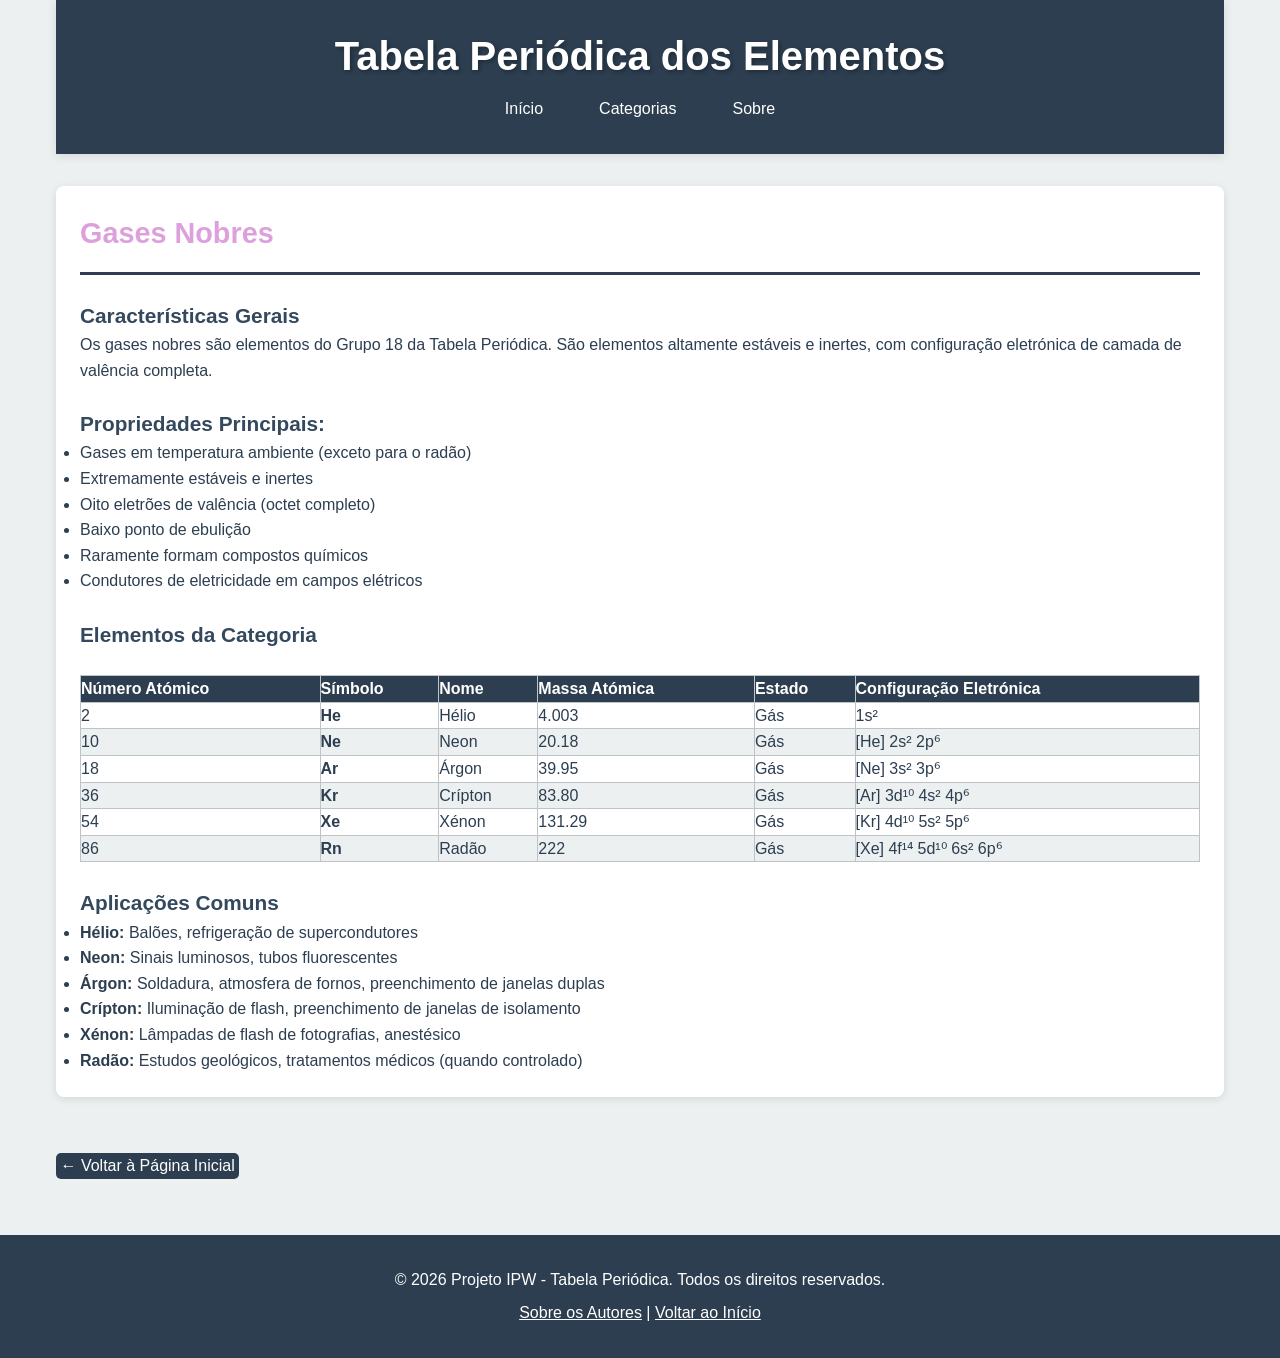
<file: categorias/gases-nobres/index.html>
<!DOCTYPE html>
<html lang="pt-PT">
<head>
    <meta charset="UTF-8">
    <meta name="viewport" content="width=device-width, initial-scale=1.0">
    <title>Gases Nobres - Tabela Periódica</title>
    <link rel="stylesheet" href="../../css/style.css">
</head>
<body>
    <div class="container">
        <!-- Cabeçalho e Menu de Navegação -->
        <header class="header">
            <h1 class="titulo-principal">Tabela Periódica dos Elementos</h1>
            <nav class="menu-navegacao">
                <ul class="menu-lista">
                    <li><a href="../../index.html">Início</a></li>
                    <li class="menu-dropdown">
                        <a href="#">Categorias</a>
                        <ul class="submenu">
                            <li><a href="../metais-alcalinos/index.html">Metais Alcalinos</a></li>
                            <li><a href="../metais-alcalino-terrosos/index.html">Metais Alcalino-terrosos</a></li>
                            <li><a href="../metais-transicao/index.html">Metais de Transição</a></li>
                            <li><a href="../metais-pos-transicao/index.html">Metais de Pós-transição</a></li>
                            <li><a href="../metaloides/index.html">Metaloides</a></li>
                            <li><a href="../nao-metais-reativos/index.html">Não Metais Reativos</a></li>
                            <li><a href="../gases-nobres/index.html" class="menu-ativo">Gases Nobres</a></li>
                            <li><a href="../lantanideos/index.html">Lantanídeos</a></li>
                            <li><a href="../actinideos/index.html">Actinídeos</a></li>
                            <li><a href="../propriedades-desconhecidas/index.html">Propriedades Desconhecidas</a></li>
                        </ul>
                    </li>
                    <li><a href="../../about.html">Sobre</a></li>
                </ul>
            </nav>
        </header>

        <!-- Conteúdo Principal -->
        <section class="secao-categoria">
            <h2 style="color: #DDA0DD;">Gases Nobres</h2>
            
            <div class="info-categoria">
                <h3>Características Gerais</h3>
                <p>Os gases nobres são elementos do Grupo 18 da Tabela Periódica. São elementos altamente estáveis e inertes, com configuração eletrónica de camada de valência completa.</p>
                
                <h3>Propriedades Principais:</h3>
                <ul>
                    <li>Gases em temperatura ambiente (exceto para o radão)</li>
                    <li>Extremamente estáveis e inertes</li>
                    <li>Oito eletrões de valência (octet completo)</li>
                    <li>Baixo ponto de ebulição</li>
                    <li>Raramente formam compostos químicos</li>
                    <li>Condutores de eletricidade em campos elétricos</li>
                </ul>
            </div>

            <h3>Elementos da Categoria</h3>
            <table>
                <thead>
                    <tr>
                        <th>Número Atómico</th>
                        <th>Símbolo</th>
                        <th>Nome</th>
                        <th>Massa Atómica</th>
                        <th>Estado</th>
                        <th>Configuração Eletrónica</th>
                    </tr>
                </thead>
                <tbody>
                    <tr>
                        <td>2</td>
                        <td><strong>He</strong></td>
                        <td>Hélio</td>
                        <td>4.003</td>
                        <td>Gás</td>
                        <td>1s²</td>
                    </tr>
                    <tr>
                        <td>10</td>
                        <td><strong>Ne</strong></td>
                        <td>Neon</td>
                        <td>20.18</td>
                        <td>Gás</td>
                        <td>[He] 2s² 2p⁶</td>
                    </tr>
                    <tr>
                        <td>18</td>
                        <td><strong>Ar</strong></td>
                        <td>Árgon</td>
                        <td>39.95</td>
                        <td>Gás</td>
                        <td>[Ne] 3s² 3p⁶</td>
                    </tr>
                    <tr>
                        <td>36</td>
                        <td><strong>Kr</strong></td>
                        <td>Crípton</td>
                        <td>83.80</td>
                        <td>Gás</td>
                        <td>[Ar] 3d¹⁰ 4s² 4p⁶</td>
                    </tr>
                    <tr>
                        <td>54</td>
                        <td><strong>Xe</strong></td>
                        <td>Xénon</td>
                        <td>131.29</td>
                        <td>Gás</td>
                        <td>[Kr] 4d¹⁰ 5s² 5p⁶</td>
                    </tr>
                    <tr>
                        <td>86</td>
                        <td><strong>Rn</strong></td>
                        <td>Radão</td>
                        <td>222</td>
                        <td>Gás</td>
                        <td>[Xe] 4f¹⁴ 5d¹⁰ 6s² 6p⁶</td>
                    </tr>
                </tbody>
            </table>

            <h3>Aplicações Comuns</h3>
            <ul>
                <li><strong>Hélio:</strong> Balões, refrigeração de supercondutores</li>
                <li><strong>Neon:</strong> Sinais luminosos, tubos fluorescentes</li>
                <li><strong>Árgon:</strong> Soldadura, atmosfera de fornos, preenchimento de janelas duplas</li>
                <li><strong>Crípton:</strong> Iluminação de flash, preenchimento de janelas de isolamento</li>
                <li><strong>Xénon:</strong> Lâmpadas de flash de fotografias, anestésico</li>
                <li><strong>Radão:</strong> Estudos geológicos, tratamentos médicos (quando controlado)</li>
            </ul>
        </section>

        <a href="../../index.html" class="botao-voltar">&nbsp← Voltar à Página Inicial&nbsp</a>
    </div>

    <!-- Rodapé -->
    <footer class="rodape">
        <p>&copy; 2026 Projeto IPW - Tabela Periódica. Todos os direitos reservados.</p>
        <p><a href="../../about.html">Sobre os Autores</a> | <a href="../../index.html">Voltar ao Início</a></p>
    </footer>
</body>
</html>
</file>
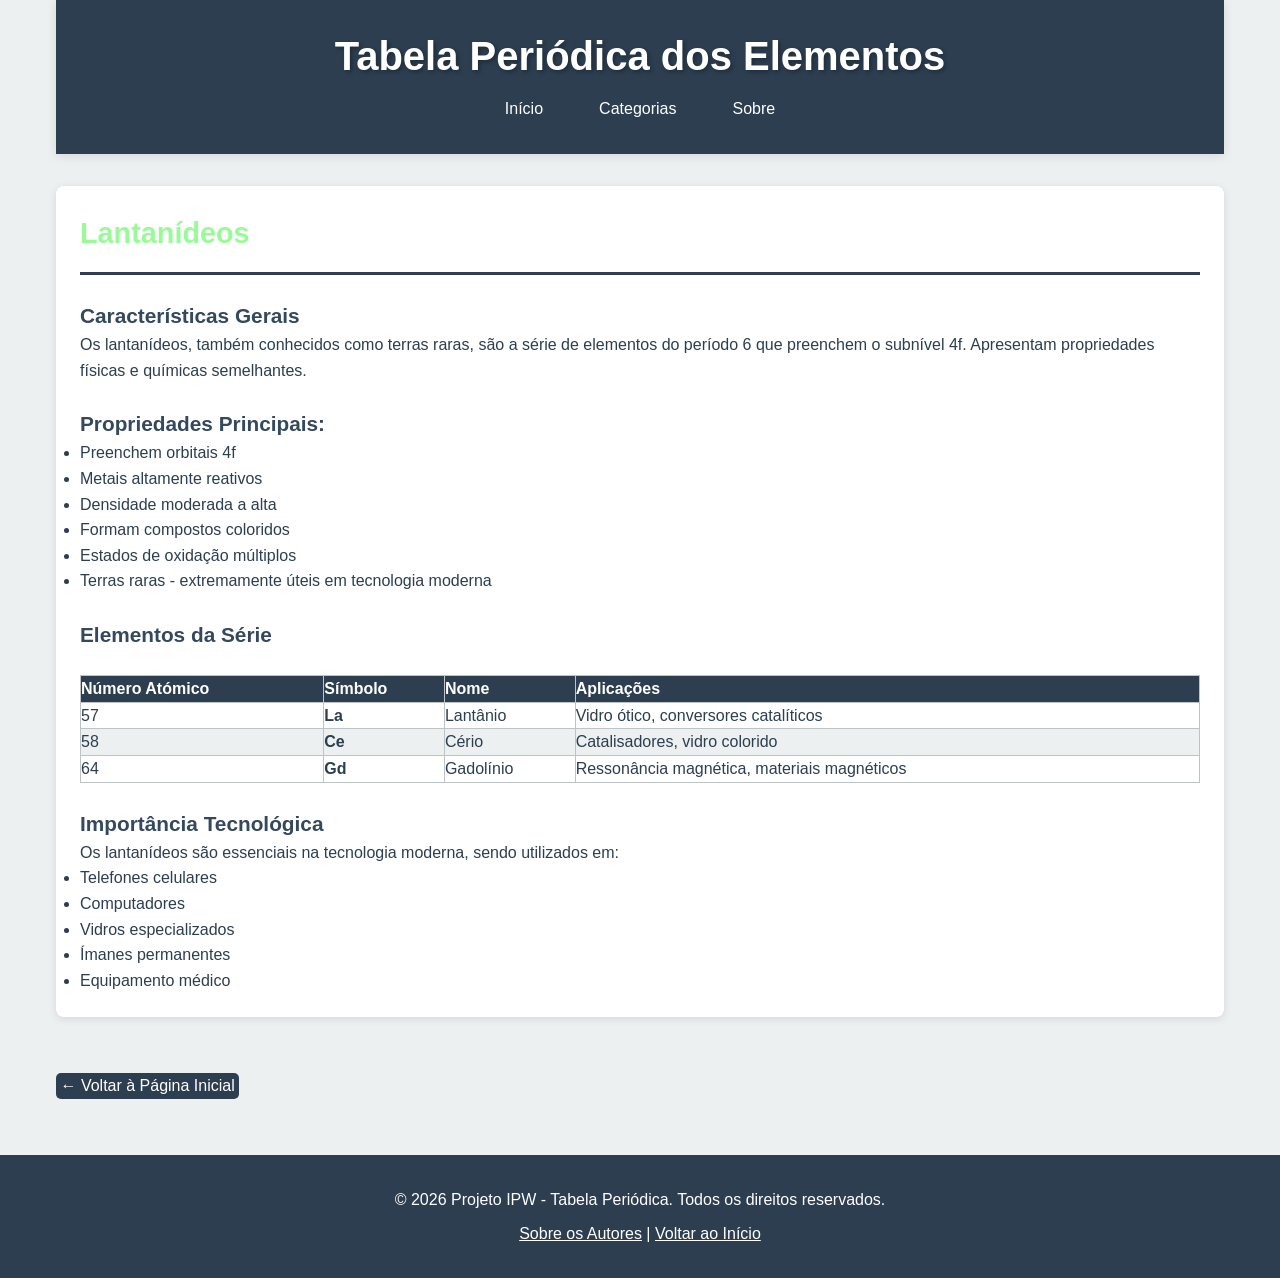
<file: categorias/lantanideos/index.html>
<!DOCTYPE html>
<html lang="pt-PT">
<head>
    <meta charset="UTF-8">
    <meta name="viewport" content="width=device-width, initial-scale=1.0">
    <title>Lantanídeos - Tabela Periódica</title>
    <link rel="stylesheet" href="../../css/style.css">
</head>
<body>
    <div class="container">
        <header class="header">
            <h1 class="titulo-principal">Tabela Periódica dos Elementos</h1>
            <nav class="menu-navegacao">
                <ul class="menu-lista">
                    <li><a href="../../index.html">Início</a></li>
                    <li class="menu-dropdown">
                        <a href="#">Categorias</a>
                        <ul class="submenu">
                            <li><a href="../metais-alcalinos/index.html">Metais Alcalinos</a></li>
                            <li><a href="../metais-alcalino-terrosos/index.html">Metais Alcalino-terrosos</a></li>
                            <li><a href="../metais-transicao/index.html">Metais de Transição</a></li>
                            <li><a href="../metais-pos-transicao/index.html">Metais de Pós-transição</a></li>
                            <li><a href="../metaloides/index.html">Metaloides</a></li>
                            <li><a href="../nao-metais-reativos/index.html">Não Metais Reativos</a></li>
                            <li><a href="../gases-nobres/index.html">Gases Nobres</a></li>
                            <li><a href="../lantanideos/index.html" class="menu-ativo">Lantanídeos</a></li>
                            <li><a href="../actinideos/index.html">Actinídeos</a></li>
                            <li><a href="../propriedades-desconhecidas/index.html">Propriedades Desconhecidas</a></li>
                        </ul>
                    </li>
                    <li><a href="../../about.html">Sobre</a></li>
                </ul>
            </nav>
        </header>

        <section class="secao-categoria">
            <h2 style="color: #98FB98;">Lantanídeos</h2>
            
            <div class="info-categoria">
                <h3>Características Gerais</h3>
                <p>Os lantanídeos, também conhecidos como terras raras, são a série de elementos do período 6 que preenchem o subnível 4f. Apresentam propriedades físicas e químicas semelhantes.</p>
                
                <h3>Propriedades Principais:</h3>
                <ul>
                    <li>Preenchem orbitais 4f</li>
                    <li>Metais altamente reativos</li>
                    <li>Densidade moderada a alta</li>
                    <li>Formam compostos coloridos</li>
                    <li>Estados de oxidação múltiplos</li>
                    <li>Terras raras - extremamente úteis em tecnologia moderna</li>
                </ul>
            </div>

            <h3>Elementos da Série</h3>
            <table>
                <thead>
                    <tr>
                        <th>Número Atómico</th>
                        <th>Símbolo</th>
                        <th>Nome</th>
                        <th>Aplicações</th>
                    </tr>
                </thead>
                <tbody>
                    <tr>
                        <td>57</td>
                        <td><strong>La</strong></td>
                        <td>Lantânio</td>
                        <td>Vidro ótico, conversores catalíticos</td>
                    </tr>
                    <tr>
                        <td>58</td>
                        <td><strong>Ce</strong></td>
                        <td>Cério</td>
                        <td>Catalisadores, vidro colorido</td>
                    </tr>
                    <tr>
                        <td>64</td>
                        <td><strong>Gd</strong></td>
                        <td>Gadolínio</td>
                        <td>Ressonância magnética, materiais magnéticos</td>
                    </tr>
                </tbody>
            </table>

            <h3>Importância Tecnológica</h3>
            <p>Os lantanídeos são essenciais na tecnologia moderna, sendo utilizados em:</p>
            <ul>
                <li>Telefones celulares</li>
                <li>Computadores</li>
                <li>Vidros especializados</li>
                <li>Ímanes permanentes</li>
                <li>Equipamento médico</li>
            </ul>
        </section>

        <a href="../../index.html" class="botao-voltar">&nbsp← Voltar à Página Inicial&nbsp</a>
    </div>

    <footer class="rodape">
        <p>&copy; 2026 Projeto IPW - Tabela Periódica. Todos os direitos reservados.</p>
        <p><a href="../../about.html">Sobre os Autores</a> | <a href="../../index.html">Voltar ao Início</a></p>
    </footer>
</body>
</html>
</file>
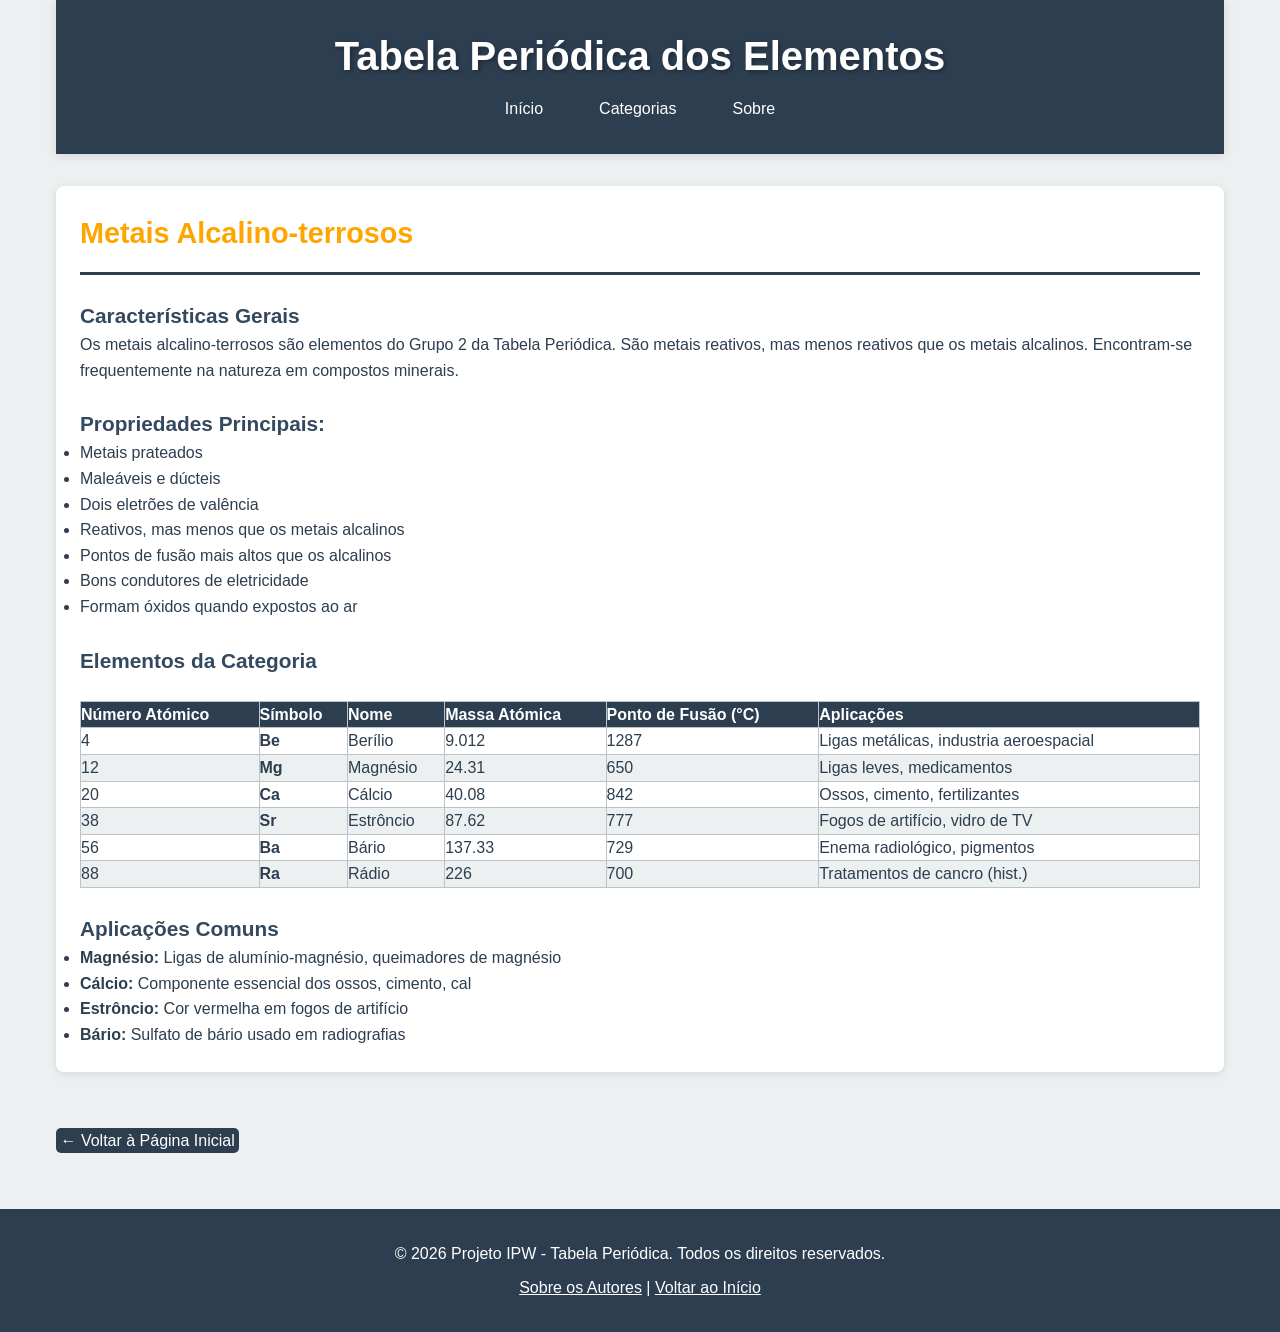
<file: categorias/metais-alcalino-terrosos/index.html>
<!DOCTYPE html>
<html lang="pt-PT">
<head>
    <meta charset="UTF-8">
    <meta name="viewport" content="width=device-width, initial-scale=1.0">
    <title>Metais Alcalino-terrosos - Tabela Periódica</title>
    <link rel="stylesheet" href="../../css/style.css">
</head>
<body>
    <div class="container">
        <!-- Cabeçalho e Menu de Navegação -->
        <header class="header">
            <h1 class="titulo-principal">Tabela Periódica dos Elementos</h1>
            <nav class="menu-navegacao">
                <ul class="menu-lista">
                    <li><a href="../../index.html">Início</a></li>
                    <li class="menu-dropdown">
                        <a href="#">Categorias</a>
                        <ul class="submenu">
                            <li><a href="../metais-alcalinos/index.html">Metais Alcalinos</a></li>
                            <li><a href="../metais-alcalino-terrosos/index.html" class="menu-ativo">Metais Alcalino-terrosos</a></li>
                            <li><a href="../metais-transicao/index.html">Metais de Transição</a></li>
                            <li><a href="../metais-pos-transicao/index.html">Metais de Pós-transição</a></li>
                            <li><a href="../metaloides/index.html">Metaloides</a></li>
                            <li><a href="../nao-metais-reativos/index.html">Não Metais Reativos</a></li>
                            <li><a href="../gases-nobres/index.html">Gases Nobres</a></li>
                            <li><a href="../lantanideos/index.html">Lantanídeos</a></li>
                            <li><a href="../actinideos/index.html">Actinídeos</a></li>
                            <li><a href="../propriedades-desconhecidas/index.html">Propriedades Desconhecidas</a></li>
                        </ul>
                    </li>
                    <li><a href="../../about.html">Sobre</a></li>
                </ul>
            </nav>
        </header>

        <!-- Conteúdo Principal -->
        <section class="secao-categoria">
            <h2 style="color: #FFA500;">Metais Alcalino-terrosos</h2>
            
            <div class="info-categoria">
                <h3>Características Gerais</h3>
                <p>Os metais alcalino-terrosos são elementos do Grupo 2 da Tabela Periódica. São metais reativos, mas menos reativos que os metais alcalinos. Encontram-se frequentemente na natureza em compostos minerais.</p>
                
                <h3>Propriedades Principais:</h3>
                <ul>
                    <li>Metais prateados</li>
                    <li>Maleáveis e dúcteis</li>
                    <li>Dois eletrões de valência</li>
                    <li>Reativos, mas menos que os metais alcalinos</li>
                    <li>Pontos de fusão mais altos que os alcalinos</li>
                    <li>Bons condutores de eletricidade</li>
                    <li>Formam óxidos quando expostos ao ar</li>
                </ul>
            </div>

            <h3>Elementos da Categoria</h3>
            <table>
                <thead>
                    <tr>
                        <th>Número Atómico</th>
                        <th>Símbolo</th>
                        <th>Nome</th>
                        <th>Massa Atómica</th>
                        <th>Ponto de Fusão (°C)</th>
                        <th>Aplicações</th>
                    </tr>
                </thead>
                <tbody>
                    <tr>
                        <td>4</td>
                        <td><strong>Be</strong></td>
                        <td>Berílio</td>
                        <td>9.012</td>
                        <td>1287</td>
                        <td>Ligas metálicas, industria aeroespacial</td>
                    </tr>
                    <tr>
                        <td>12</td>
                        <td><strong>Mg</strong></td>
                        <td>Magnésio</td>
                        <td>24.31</td>
                        <td>650</td>
                        <td>Ligas leves, medicamentos</td>
                    </tr>
                    <tr>
                        <td>20</td>
                        <td><strong>Ca</strong></td>
                        <td>Cálcio</td>
                        <td>40.08</td>
                        <td>842</td>
                        <td>Ossos, cimento, fertilizantes</td>
                    </tr>
                    <tr>
                        <td>38</td>
                        <td><strong>Sr</strong></td>
                        <td>Estrôncio</td>
                        <td>87.62</td>
                        <td>777</td>
                        <td>Fogos de artifício, vidro de TV</td>
                    </tr>
                    <tr>
                        <td>56</td>
                        <td><strong>Ba</strong></td>
                        <td>Bário</td>
                        <td>137.33</td>
                        <td>729</td>
                        <td>Enema radiológico, pigmentos</td>
                    </tr>
                    <tr>
                        <td>88</td>
                        <td><strong>Ra</strong></td>
                        <td>Rádio</td>
                        <td>226</td>
                        <td>700</td>
                        <td>Tratamentos de cancro (hist.)</td>
                    </tr>
                </tbody>
            </table>

            <h3>Aplicações Comuns</h3>
            <ul>
                <li><strong>Magnésio:</strong> Ligas de alumínio-magnésio, queimadores de magnésio</li>
                <li><strong>Cálcio:</strong> Componente essencial dos ossos, cimento, cal</li>
                <li><strong>Estrôncio:</strong> Cor vermelha em fogos de artifício</li>
                <li><strong>Bário:</strong> Sulfato de bário usado em radiografias</li>
            </ul>
        </section>

        <a href="../../index.html" class="botao-voltar">&nbsp← Voltar à Página Inicial&nbsp</a>
    </div>

    <!-- Rodapé -->
    <footer class="rodape">
        <p>&copy; 2026 Projeto IPW - Tabela Periódica. Todos os direitos reservados.</p>
        <p><a href="../../about.html">Sobre os Autores</a> | <a href="../../index.html">Voltar ao Início</a></p>
    </footer>
</body>
</html>
</file>
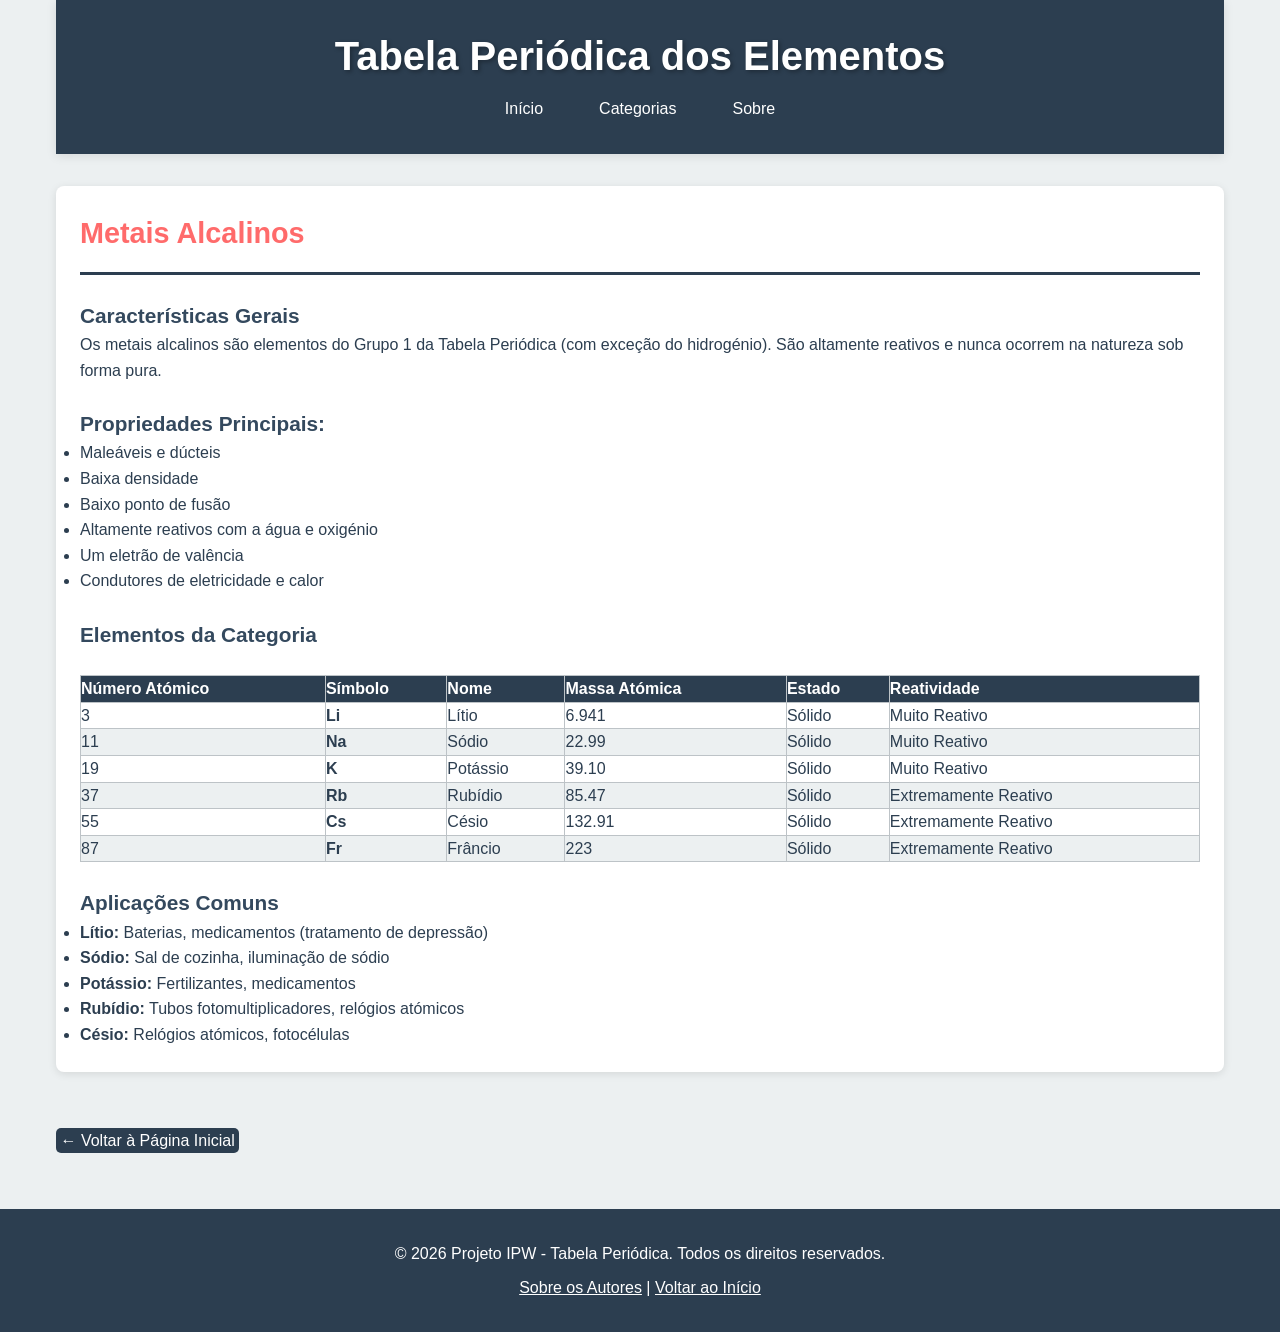
<file: categorias/metais-alcalinos/index.html>
<!DOCTYPE html>
<html lang="pt-PT">
<head>
    <meta charset="UTF-8">
    <meta name="viewport" content="width=device-width, initial-scale=1.0">
    <title>Metais Alcalinos - Tabela Periódica</title>
    <link rel="stylesheet" href="../../css/style.css">
</head>
<body>
    <div class="container">
        <!-- Cabeçalho e Menu de Navegação -->
        <header class="header">
            <h1 class="titulo-principal">Tabela Periódica dos Elementos</h1>
            <nav class="menu-navegacao">
                <ul class="menu-lista">
                    <li><a href="../../index.html">Início</a></li>
                    <li class="menu-dropdown">
                        <a href="#">Categorias</a>
                        <ul class="submenu">
                            <li><a href="../metais-alcalinos/index.html" class="menu-ativo">Metais Alcalinos</a></li>
                            <li><a href="../metais-alcalino-terrosos/index.html">Metais Alcalino-terrosos</a></li>
                            <li><a href="../metais-transicao/index.html">Metais de Transição</a></li>
                            <li><a href="../metais-pos-transicao/index.html">Metais de Pós-transição</a></li>
                            <li><a href="../metaloides/index.html">Metaloides</a></li>
                            <li><a href="../nao-metais-reativos/index.html">Não Metais Reativos</a></li>
                            <li><a href="../gases-nobres/index.html">Gases Nobres</a></li>
                            <li><a href="../lantanideos/index.html">Lantanídeos</a></li>
                            <li><a href="../actinideos/index.html">Actinídeos</a></li>
                            <li><a href="../propriedades-desconhecidas/index.html">Propriedades Desconhecidas</a></li>
                        </ul>
                    </li>
                    <li><a href="../../about.html">Sobre</a></li>
                </ul>
            </nav>
        </header>

        <!-- Conteúdo Principal -->
        <section class="secao-categoria">
            <h2 style="color: #FF6B6B;">Metais Alcalinos</h2>
            
            <div class="info-categoria">
                <h3>Características Gerais</h3>
                <p>Os metais alcalinos são elementos do Grupo 1 da Tabela Periódica (com exceção do hidrogénio). São altamente reativos e nunca ocorrem na natureza sob forma pura.</p>
                
                <h3>Propriedades Principais:</h3>
                <ul>
                    <li>Maleáveis e dúcteis</li>
                    <li>Baixa densidade</li>
                    <li>Baixo ponto de fusão</li>
                    <li>Altamente reativos com a água e oxigénio</li>
                    <li>Um eletrão de valência</li>
                    <li>Condutores de eletricidade e calor</li>
                </ul>
            </div>

            <h3>Elementos da Categoria</h3>
            <table>
                <thead>
                    <tr>
                        <th>Número Atómico</th>
                        <th>Símbolo</th>
                        <th>Nome</th>
                        <th>Massa Atómica</th>
                        <th>Estado</th>
                        <th>Reatividade</th>
                    </tr>
                </thead>
                <tbody>
                    <tr>
                        <td>3</td>
                        <td><strong>Li</strong></td>
                        <td>Lítio</td>
                        <td>6.941</td>
                        <td>Sólido</td>
                        <td>Muito Reativo</td>
                    </tr>
                    <tr>
                        <td>11</td>
                        <td><strong>Na</strong></td>
                        <td>Sódio</td>
                        <td>22.99</td>
                        <td>Sólido</td>
                        <td>Muito Reativo</td>
                    </tr>
                    <tr>
                        <td>19</td>
                        <td><strong>K</strong></td>
                        <td>Potássio</td>
                        <td>39.10</td>
                        <td>Sólido</td>
                        <td>Muito Reativo</td>
                    </tr>
                    <tr>
                        <td>37</td>
                        <td><strong>Rb</strong></td>
                        <td>Rubídio</td>
                        <td>85.47</td>
                        <td>Sólido</td>
                        <td>Extremamente Reativo</td>
                    </tr>
                    <tr>
                        <td>55</td>
                        <td><strong>Cs</strong></td>
                        <td>Césio</td>
                        <td>132.91</td>
                        <td>Sólido</td>
                        <td>Extremamente Reativo</td>
                    </tr>
                    <tr>
                        <td>87</td>
                        <td><strong>Fr</strong></td>
                        <td>Frâncio</td>
                        <td>223</td>
                        <td>Sólido</td>
                        <td>Extremamente Reativo</td>
                    </tr>
                </tbody>
            </table>

            <h3>Aplicações Comuns</h3>
            <ul>
                <li><strong>Lítio:</strong> Baterias, medicamentos (tratamento de depressão)</li>
                <li><strong>Sódio:</strong> Sal de cozinha, iluminação de sódio</li>
                <li><strong>Potássio:</strong> Fertilizantes, medicamentos</li>
                <li><strong>Rubídio:</strong> Tubos fotomultiplicadores, relógios atómicos</li>
                <li><strong>Césio:</strong> Relógios atómicos, fotocélulas</li>
            </ul>
        </section>

        <a href="../../index.html" class="botao-voltar">&nbsp← Voltar à Página Inicial&nbsp</a>
    </div>

    <!-- Rodapé -->
    <footer class="rodape">
        <p>&copy; 2026 Projeto IPW - Tabela Periódica. Todos os direitos reservados.</p>
        <p><a href="../../about.html">Sobre os Autores</a> | <a href="../../index.html">Voltar ao Início</a></p>
    </footer>
</body>
</html>
</file>
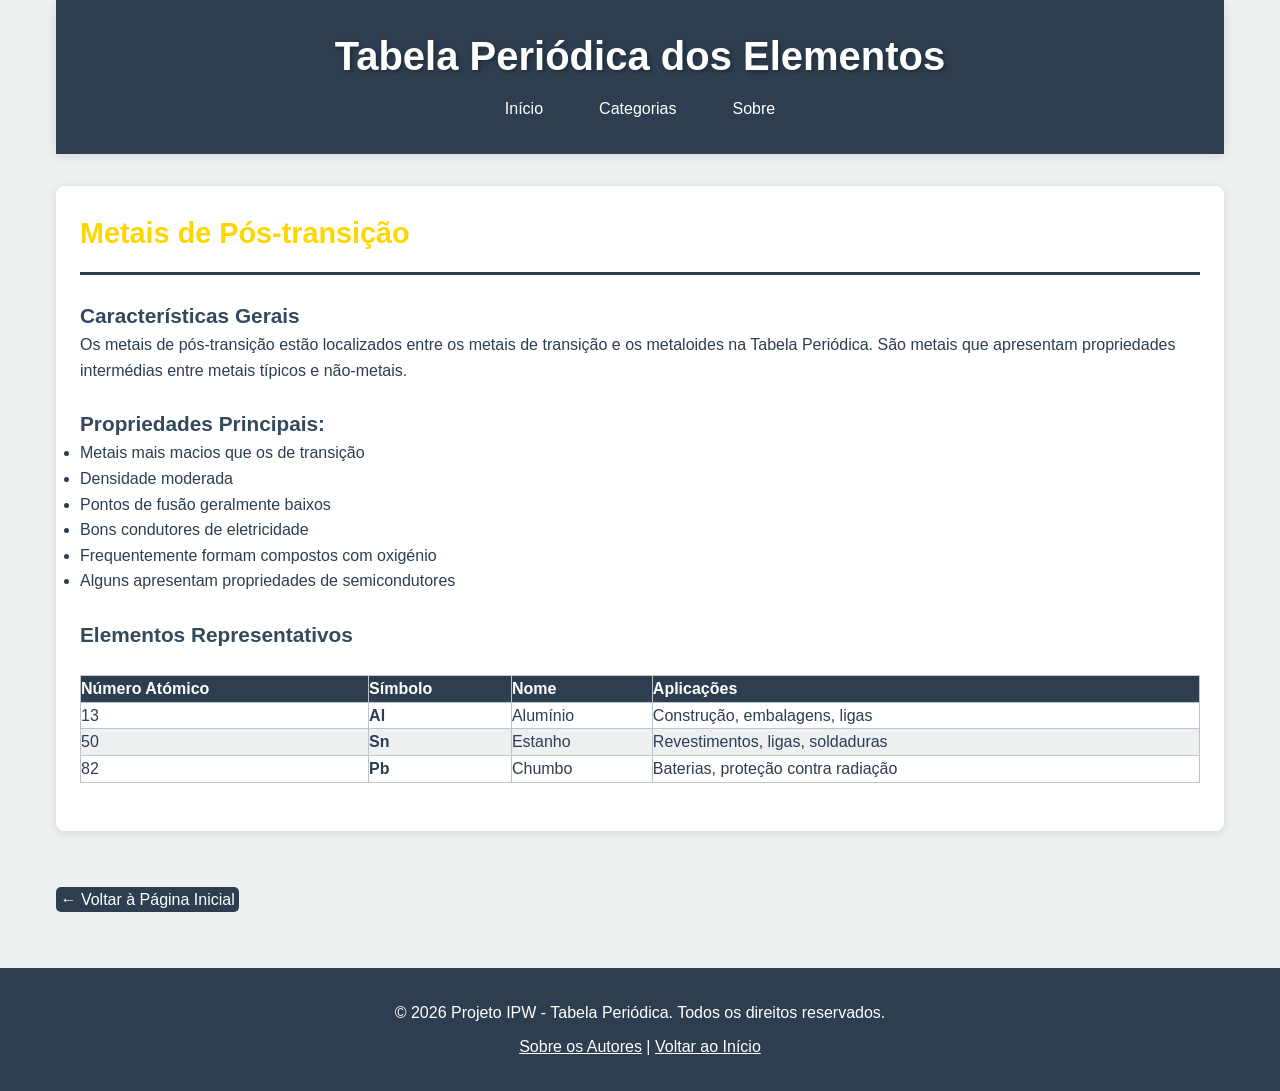
<file: categorias/metais-pos-transicao/index.html>
<!DOCTYPE html>
<html lang="pt-PT">
<head>
    <meta charset="UTF-8">
    <meta name="viewport" content="width=device-width, initial-scale=1.0">
    <title>Metais de Pós-transição - Tabela Periódica</title>
    <link rel="stylesheet" href="../../css/style.css">
</head>
<body>
    <div class="container">
        <header class="header">
            <h1 class="titulo-principal">Tabela Periódica dos Elementos</h1>
            <nav class="menu-navegacao">
                <ul class="menu-lista">
                    <li><a href="../../index.html">Início</a></li>
                    <li class="menu-dropdown">
                        <a href="#">Categorias</a>
                        <ul class="submenu">
                            <li><a href="../metais-alcalinos/index.html">Metais Alcalinos</a></li>
                            <li><a href="../metais-alcalino-terrosos/index.html">Metais Alcalino-terrosos</a></li>
                            <li><a href="../metais-transicao/index.html">Metais de Transição</a></li>
                            <li><a href="../metais-pos-transicao/index.html" class="menu-ativo">Metais de Pós-transição</a></li>
                            <li><a href="../metaloides/index.html">Metaloides</a></li>
                            <li><a href="../nao-metais-reativos/index.html">Não Metais Reativos</a></li>
                            <li><a href="../gases-nobres/index.html">Gases Nobres</a></li>
                            <li><a href="../lantanideos/index.html">Lantanídeos</a></li>
                            <li><a href="../actinideos/index.html">Actinídeos</a></li>
                            <li><a href="../propriedades-desconhecidas/index.html">Propriedades Desconhecidas</a></li>
                        </ul>
                    </li>
                    <li><a href="../../about.html">Sobre</a></li>
                </ul>
            </nav>
        </header>

        <section class="secao-categoria">
            <h2 style="color: #FFD700;">Metais de Pós-transição</h2>
            
            <div class="info-categoria">
                <h3>Características Gerais</h3>
                <p>Os metais de pós-transição estão localizados entre os metais de transição e os metaloides na Tabela Periódica. São metais que apresentam propriedades intermédias entre metais típicos e não-metais.</p>
                
                <h3>Propriedades Principais:</h3>
                <ul>
                    <li>Metais mais macios que os de transição</li>
                    <li>Densidade moderada</li>
                    <li>Pontos de fusão geralmente baixos</li>
                    <li>Bons condutores de eletricidade</li>
                    <li>Frequentemente formam compostos com oxigénio</li>
                    <li>Alguns apresentam propriedades de semicondutores</li>
                </ul>
            </div>

            <h3>Elementos Representativos</h3>
            <table>
                <thead>
                    <tr>
                        <th>Número Atómico</th>
                        <th>Símbolo</th>
                        <th>Nome</th>
                        <th>Aplicações</th>
                    </tr>
                </thead>
                <tbody>
                    <tr>
                        <td>13</td>
                        <td><strong>Al</strong></td>
                        <td>Alumínio</td>
                        <td>Construção, embalagens, ligas</td>
                    </tr>
                    <tr>
                        <td>50</td>
                        <td><strong>Sn</strong></td>
                        <td>Estanho</td>
                        <td>Revestimentos, ligas, soldaduras</td>
                    </tr>
                    <tr>
                        <td>82</td>
                        <td><strong>Pb</strong></td>
                        <td>Chumbo</td>
                        <td>Baterias, proteção contra radiação</td>
                    </tr>
                </tbody>
            </table>
        </section>

        <a href="../../index.html" class="botao-voltar">&nbsp← Voltar à Página Inicial&nbsp</a>
    </div>

    <footer class="rodape">
        <p>&copy; 2026 Projeto IPW - Tabela Periódica. Todos os direitos reservados.</p>
        <p><a href="../../about.html">Sobre os Autores</a> | <a href="../../index.html">Voltar ao Início</a></p>
    </footer>
</body>
</html>
</file>
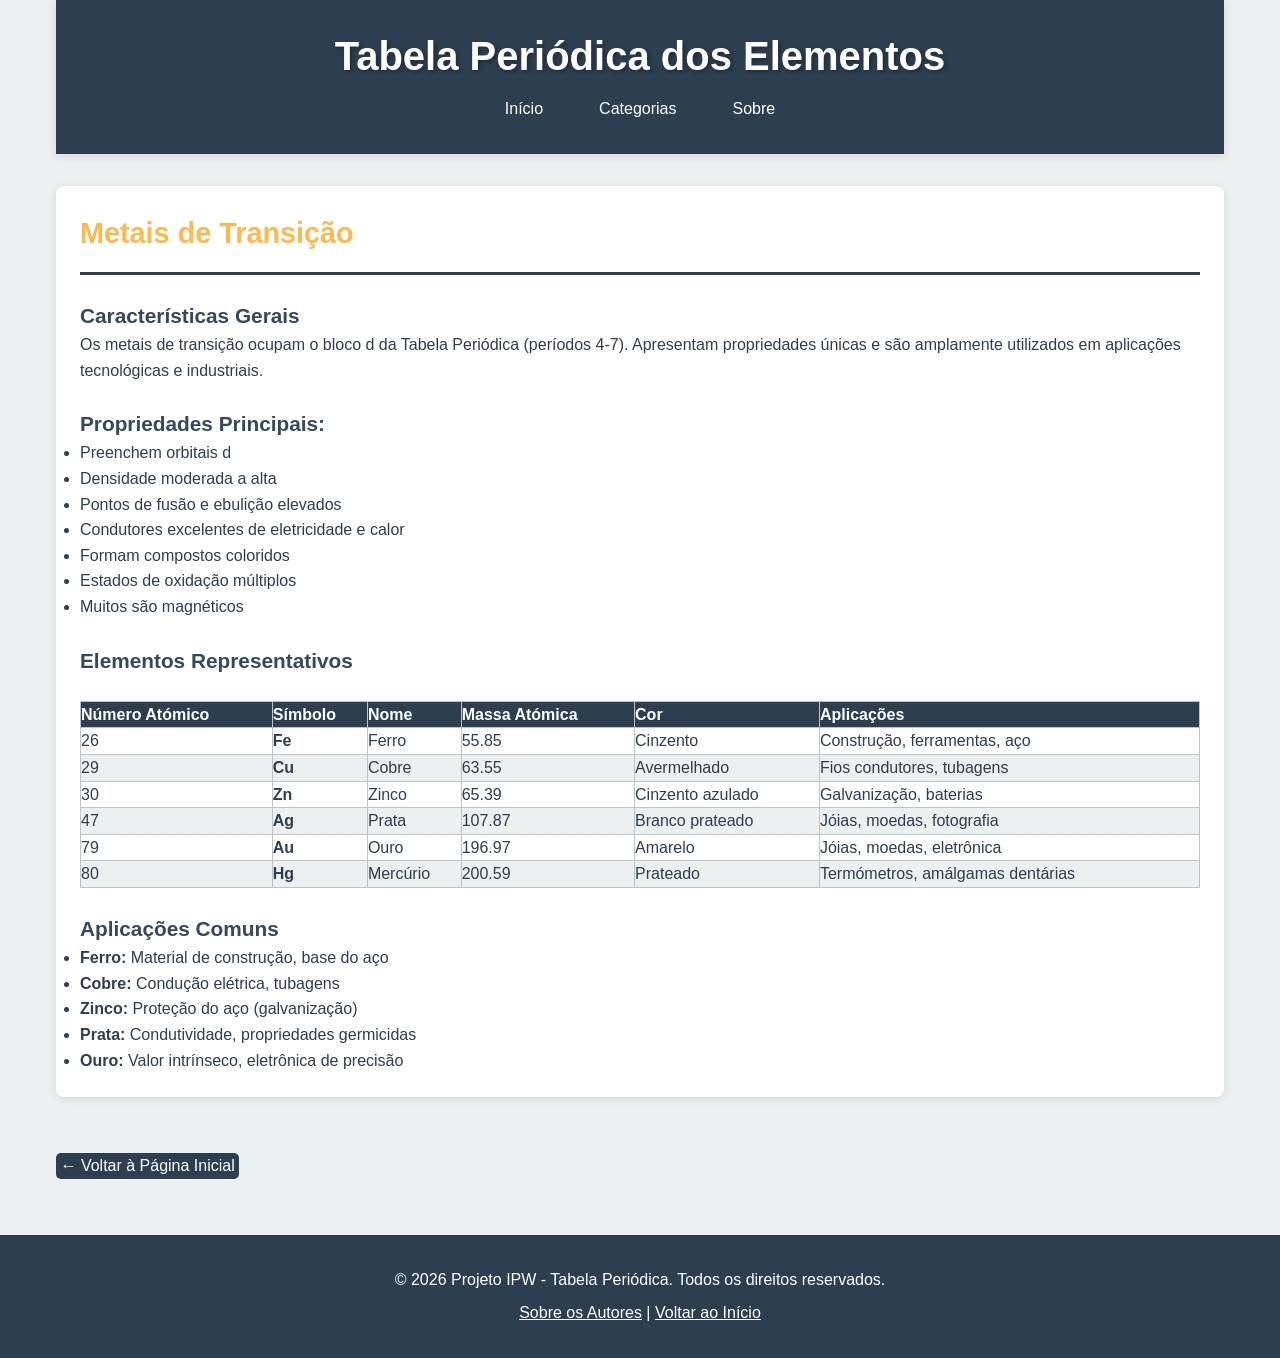
<file: categorias/metais-transicao/index.html>
<!DOCTYPE html>
<html lang="pt-PT">
<head>
    <meta charset="UTF-8">
    <meta name="viewport" content="width=device-width, initial-scale=1.0">
    <title>Metais de Transição - Tabela Periódica</title>
    <link rel="stylesheet" href="../../css/style.css">
</head>
<body>
    <div class="container">
        <!-- Cabeçalho e Menu de Navegação -->
        <header class="header">
            <h1 class="titulo-principal">Tabela Periódica dos Elementos</h1>
            <nav class="menu-navegacao">
                <ul class="menu-lista">
                    <li><a href="../../index.html">Início</a></li>
                    <li class="menu-dropdown">
                        <a href="#">Categorias</a>
                        <ul class="submenu">
                            <li><a href="../metais-alcalinos/index.html">Metais Alcalinos</a></li>
                            <li><a href="../metais-alcalino-terrosos/index.html">Metais Alcalino-terrosos</a></li>
                            <li><a href="../metais-transicao/index.html" class="menu-ativo">Metais de Transição</a></li>
                            <li><a href="../metais-pos-transicao/index.html">Metais de Pós-transição</a></li>
                            <li><a href="../metaloides/index.html">Metaloides</a></li>
                            <li><a href="../nao-metais-reativos/index.html">Não Metais Reativos</a></li>
                            <li><a href="../gases-nobres/index.html">Gases Nobres</a></li>
                            <li><a href="../lantanideos/index.html">Lantanídeos</a></li>
                            <li><a href="../actinideos/index.html">Actinídeos</a></li>
                            <li><a href="../propriedades-desconhecidas/index.html">Propriedades Desconhecidas</a></li>
                        </ul>
                    </li>
                    <li><a href="../../about.html">Sobre</a></li>
                </ul>
            </nav>
        </header>

        <!-- Conteúdo Principal -->
        <section class="secao-categoria">
            <h2 style="color: #FFB84D;">Metais de Transição</h2>
            
            <div class="info-categoria">
                <h3>Características Gerais</h3>
                <p>Os metais de transição ocupam o bloco d da Tabela Periódica (períodos 4-7). Apresentam propriedades únicas e são amplamente utilizados em aplicações tecnológicas e industriais.</p>
                
                <h3>Propriedades Principais:</h3>
                <ul>
                    <li>Preenchem orbitais d</li>
                    <li>Densidade moderada a alta</li>
                    <li>Pontos de fusão e ebulição elevados</li>
                    <li>Condutores excelentes de eletricidade e calor</li>
                    <li>Formam compostos coloridos</li>
                    <li>Estados de oxidação múltiplos</li>
                    <li>Muitos são magnéticos</li>
                </ul>
            </div>

            <h3>Elementos Representativos</h3>
            <table>
                <thead>
                    <tr>
                        <th>Número Atómico</th>
                        <th>Símbolo</th>
                        <th>Nome</th>
                        <th>Massa Atómica</th>
                        <th>Cor</th>
                        <th>Aplicações</th>
                    </tr>
                </thead>
                <tbody>
                    <tr>
                        <td>26</td>
                        <td><strong>Fe</strong></td>
                        <td>Ferro</td>
                        <td>55.85</td>
                        <td>Cinzento</td>
                        <td>Construção, ferramentas, aço</td>
                    </tr>
                    <tr>
                        <td>29</td>
                        <td><strong>Cu</strong></td>
                        <td>Cobre</td>
                        <td>63.55</td>
                        <td>Avermelhado</td>
                        <td>Fios condutores, tubagens</td>
                    </tr>
                    <tr>
                        <td>30</td>
                        <td><strong>Zn</strong></td>
                        <td>Zinco</td>
                        <td>65.39</td>
                        <td>Cinzento azulado</td>
                        <td>Galvanização, baterias</td>
                    </tr>
                    <tr>
                        <td>47</td>
                        <td><strong>Ag</strong></td>
                        <td>Prata</td>
                        <td>107.87</td>
                        <td>Branco prateado</td>
                        <td>Jóias, moedas, fotografia</td>
                    </tr>
                    <tr>
                        <td>79</td>
                        <td><strong>Au</strong></td>
                        <td>Ouro</td>
                        <td>196.97</td>
                        <td>Amarelo</td>
                        <td>Jóias, moedas, eletrônica</td>
                    </tr>
                    <tr>
                        <td>80</td>
                        <td><strong>Hg</strong></td>
                        <td>Mercúrio</td>
                        <td>200.59</td>
                        <td>Prateado</td>
                        <td>Termómetros, amálgamas dentárias</td>
                    </tr>
                </tbody>
            </table>

            <h3>Aplicações Comuns</h3>
            <ul>
                <li><strong>Ferro:</strong> Material de construção, base do aço</li>
                <li><strong>Cobre:</strong> Condução elétrica, tubagens</li>
                <li><strong>Zinco:</strong> Proteção do aço (galvanização)</li>
                <li><strong>Prata:</strong> Condutividade, propriedades germicidas</li>
                <li><strong>Ouro:</strong> Valor intrínseco, eletrônica de precisão</li>
            </ul>
        </section>

        <a href="../../index.html" class="botao-voltar">&nbsp← Voltar à Página Inicial&nbsp</a>
    </div>

    <!-- Rodapé -->
    <footer class="rodape">
        <p>&copy; 2026 Projeto IPW - Tabela Periódica. Todos os direitos reservados.</p>
        <p><a href="../../about.html">Sobre os Autores</a> | <a href="../../index.html">Voltar ao Início</a></p>
    </footer>
</body>
</html>
</file>
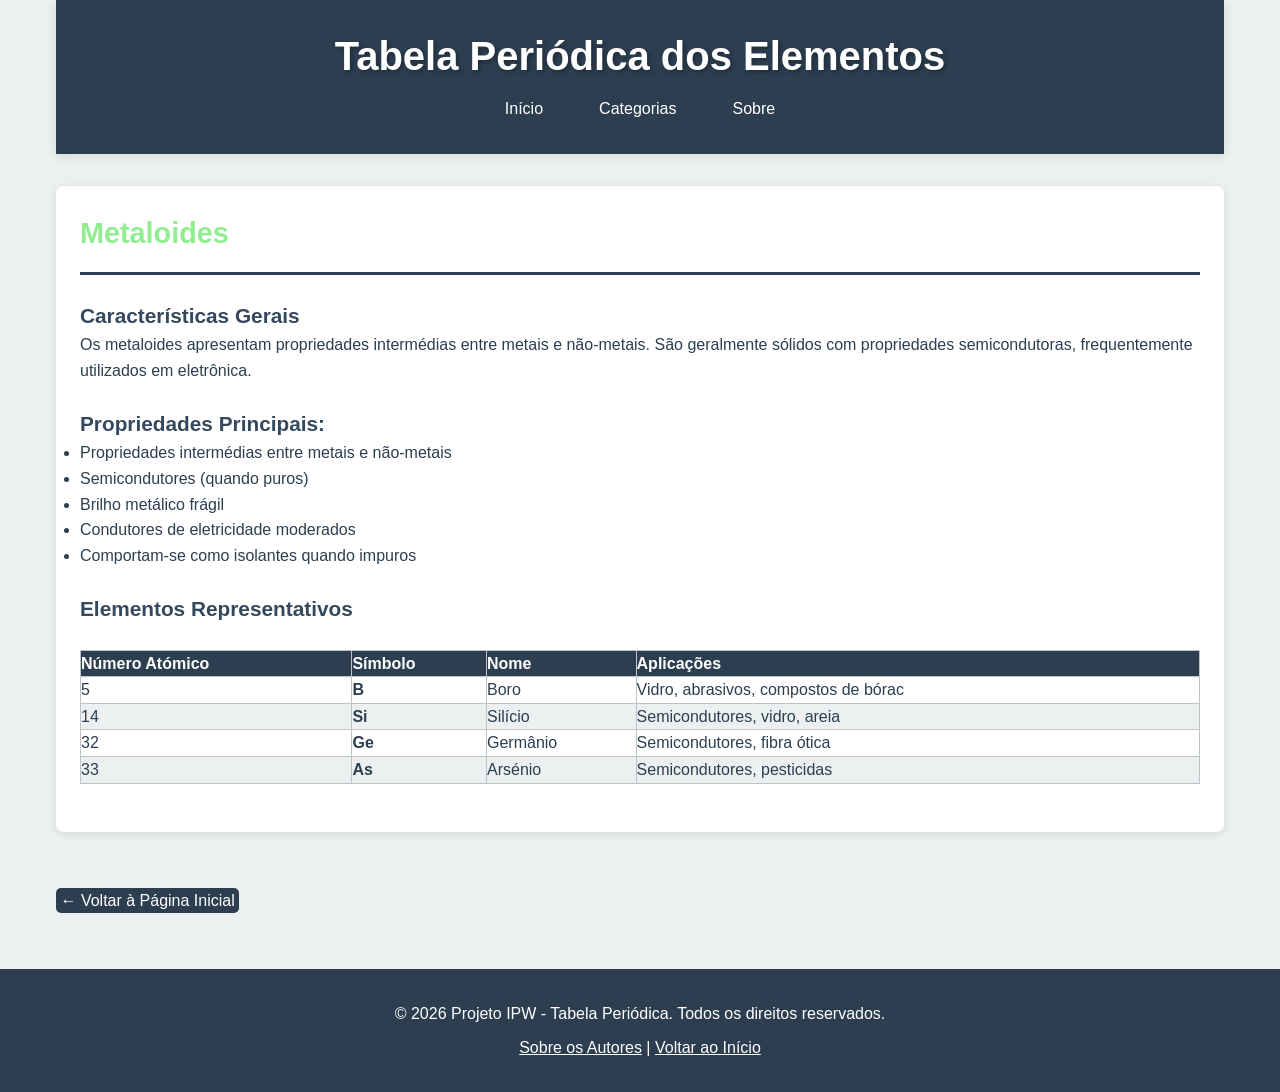
<file: categorias/metaloides/index.html>
<!DOCTYPE html>
<html lang="pt-PT">
<head>
    <meta charset="UTF-8">
    <meta name="viewport" content="width=device-width, initial-scale=1.0">
    <title>Metaloides - Tabela Periódica</title>
    <link rel="stylesheet" href="../../css/style.css">
</head>
<body>
    <div class="container">
        <header class="header">
            <h1 class="titulo-principal">Tabela Periódica dos Elementos</h1>
            <nav class="menu-navegacao">
                <ul class="menu-lista">
                    <li><a href="../../index.html">Início</a></li>
                    <li class="menu-dropdown">
                        <a href="#">Categorias</a>
                        <ul class="submenu">
                            <li><a href="../metais-alcalinos/index.html">Metais Alcalinos</a></li>
                            <li><a href="../metais-alcalino-terrosos/index.html">Metais Alcalino-terrosos</a></li>
                            <li><a href="../metais-transicao/index.html">Metais de Transição</a></li>
                            <li><a href="../metais-pos-transicao/index.html">Metais de Pós-transição</a></li>
                            <li><a href="../metaloides/index.html" class="menu-ativo">Metaloides</a></li>
                            <li><a href="../nao-metais-reativos/index.html">Não Metais Reativos</a></li>
                            <li><a href="../gases-nobres/index.html">Gases Nobres</a></li>
                            <li><a href="../lantanideos/index.html">Lantanídeos</a></li>
                            <li><a href="../actinideos/index.html">Actinídeos</a></li>
                            <li><a href="../propriedades-desconhecidas/index.html">Propriedades Desconhecidas</a></li>
                        </ul>
                    </li>
                    <li><a href="../../about.html">Sobre</a></li>
                </ul>
            </nav>
        </header>

        <section class="secao-categoria">
            <h2 style="color: #90EE90;">Metaloides</h2>
            
            <div class="info-categoria">
                <h3>Características Gerais</h3>
                <p>Os metaloides apresentam propriedades intermédias entre metais e não-metais. São geralmente sólidos com propriedades semicondutoras, frequentemente utilizados em eletrônica.</p>
                
                <h3>Propriedades Principais:</h3>
                <ul>
                    <li>Propriedades intermédias entre metais e não-metais</li>
                    <li>Semicondutores (quando puros)</li>
                    <li>Brilho metálico frágil</li>
                    <li>Condutores de eletricidade moderados</li>
                    <li>Comportam-se como isolantes quando impuros</li>
                </ul>
            </div>

            <h3>Elementos Representativos</h3>
            <table>
                <thead>
                    <tr>
                        <th>Número Atómico</th>
                        <th>Símbolo</th>
                        <th>Nome</th>
                        <th>Aplicações</th>
                    </tr>
                </thead>
                <tbody>
                    <tr>
                        <td>5</td>
                        <td><strong>B</strong></td>
                        <td>Boro</td>
                        <td>Vidro, abrasivos, compostos de bórac</td>
                    </tr>
                    <tr>
                        <td>14</td>
                        <td><strong>Si</strong></td>
                        <td>Silício</td>
                        <td>Semicondutores, vidro, areia</td>
                    </tr>
                    <tr>
                        <td>32</td>
                        <td><strong>Ge</strong></td>
                        <td>Germânio</td>
                        <td>Semicondutores, fibra ótica</td>
                    </tr>
                    <tr>
                        <td>33</td>
                        <td><strong>As</strong></td>
                        <td>Arsénio</td>
                        <td>Semicondutores, pesticidas</td>
                    </tr>
                </tbody>
            </table>
        </section>

        <a href="../../index.html" class="botao-voltar">&nbsp← Voltar à Página Inicial&nbsp</a>
    </div>

    <footer class="rodape">
        <p>&copy; 2026 Projeto IPW - Tabela Periódica. Todos os direitos reservados.</p>
        <p><a href="../../about.html">Sobre os Autores</a> | <a href="../../index.html">Voltar ao Início</a></p>
    </footer>
</body>
</html>
</file>
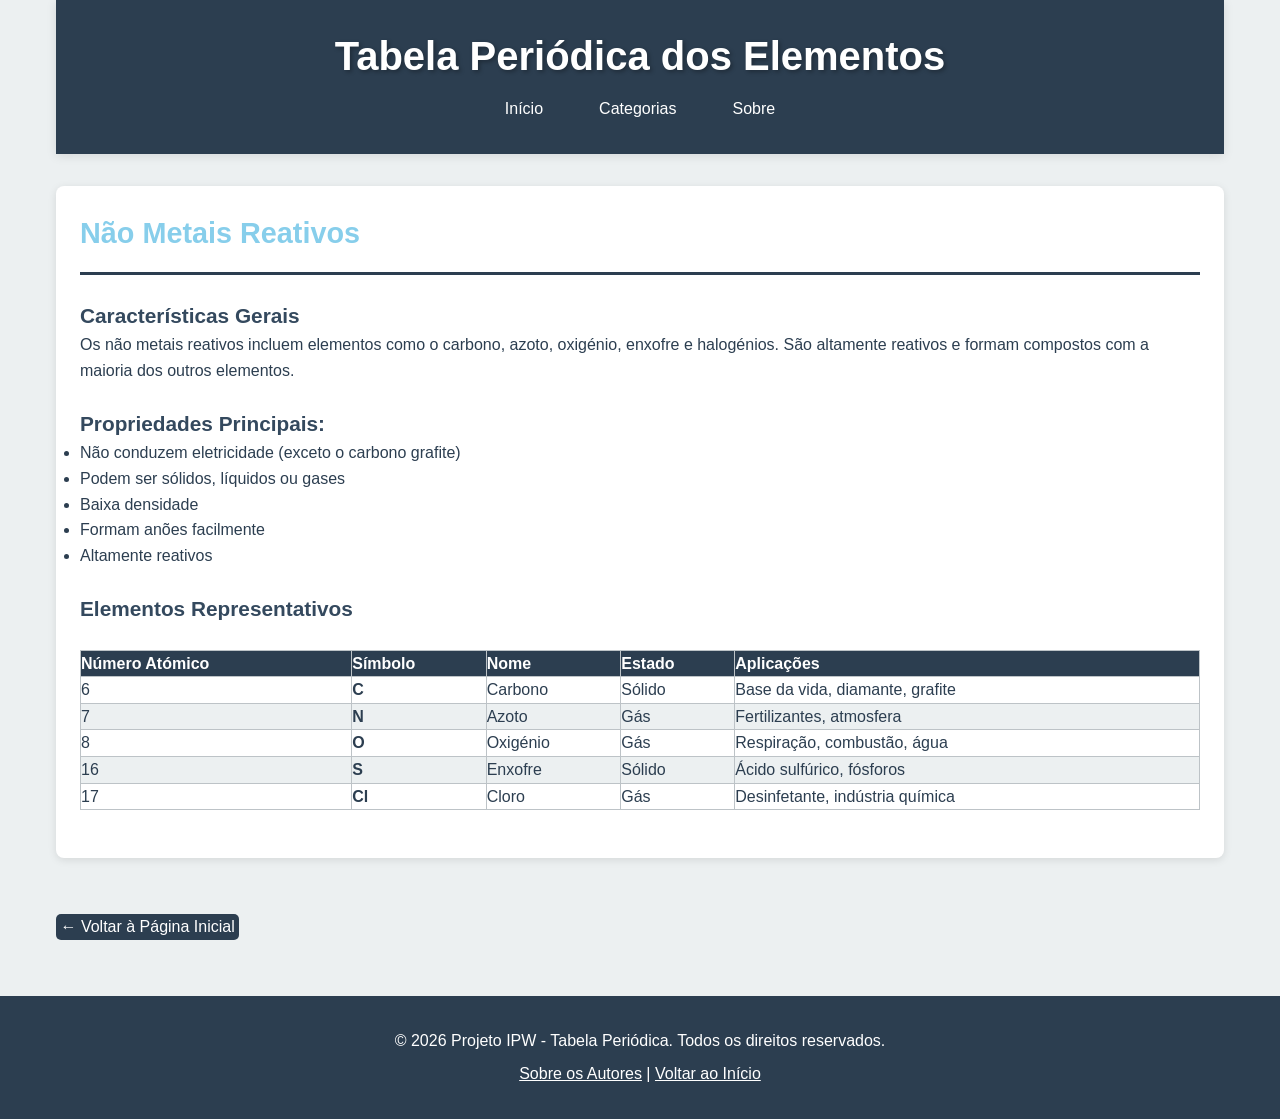
<file: categorias/nao-metais-reativos/index.html>
<!DOCTYPE html>
<html lang="pt-PT">
<head>
    <meta charset="UTF-8">
    <meta name="viewport" content="width=device-width, initial-scale=1.0">
    <title>Não Metais Reativos - Tabela Periódica</title>
    <link rel="stylesheet" href="../../css/style.css">
</head>
<body>
    <div class="container">
        <header class="header">
            <h1 class="titulo-principal">Tabela Periódica dos Elementos</h1>
            <nav class="menu-navegacao">
                <ul class="menu-lista">
                    <li><a href="../../index.html">Início</a></li>
                    <li class="menu-dropdown">
                        <a href="#">Categorias</a>
                        <ul class="submenu">
                            <li><a href="../metais-alcalinos/index.html">Metais Alcalinos</a></li>
                            <li><a href="../metais-alcalino-terrosos/index.html">Metais Alcalino-terrosos</a></li>
                            <li><a href="../metais-transicao/index.html">Metais de Transição</a></li>
                            <li><a href="../metais-pos-transicao/index.html">Metais de Pós-transição</a></li>
                            <li><a href="../metaloides/index.html">Metaloides</a></li>
                            <li><a href="../nao-metais-reativos/index.html" class="menu-ativo">Não Metais Reativos</a></li>
                            <li><a href="../gases-nobres/index.html">Gases Nobres</a></li>
                            <li><a href="../lantanideos/index.html">Lantanídeos</a></li>
                            <li><a href="../actinideos/index.html">Actinídeos</a></li>
                            <li><a href="../propriedades-desconhecidas/index.html">Propriedades Desconhecidas</a></li>
                        </ul>
                    </li>
                    <li><a href="../../about.html">Sobre</a></li>
                </ul>
            </nav>
        </header>

        <section class="secao-categoria">
            <h2 style="color: #87CEEB;">Não Metais Reativos</h2>
            
            <div class="info-categoria">
                <h3>Características Gerais</h3>
                <p>Os não metais reativos incluem elementos como o carbono, azoto, oxigénio, enxofre e halogénios. São altamente reativos e formam compostos com a maioria dos outros elementos.</p>
                
                <h3>Propriedades Principais:</h3>
                <ul>
                    <li>Não conduzem eletricidade (exceto o carbono grafite)</li>
                    <li>Podem ser sólidos, líquidos ou gases</li>
                    <li>Baixa densidade</li>
                    <li>Formam anões facilmente</li>
                    <li>Altamente reativos</li>
                </ul>
            </div>

            <h3>Elementos Representativos</h3>
            <table>
                <thead>
                    <tr>
                        <th>Número Atómico</th>
                        <th>Símbolo</th>
                        <th>Nome</th>
                        <th>Estado</th>
                        <th>Aplicações</th>
                    </tr>
                </thead>
                <tbody>
                    <tr>
                        <td>6</td>
                        <td><strong>C</strong></td>
                        <td>Carbono</td>
                        <td>Sólido</td>
                        <td>Base da vida, diamante, grafite</td>
                    </tr>
                    <tr>
                        <td>7</td>
                        <td><strong>N</strong></td>
                        <td>Azoto</td>
                        <td>Gás</td>
                        <td>Fertilizantes, atmosfera</td>
                    </tr>
                    <tr>
                        <td>8</td>
                        <td><strong>O</strong></td>
                        <td>Oxigénio</td>
                        <td>Gás</td>
                        <td>Respiração, combustão, água</td>
                    </tr>
                    <tr>
                        <td>16</td>
                        <td><strong>S</strong></td>
                        <td>Enxofre</td>
                        <td>Sólido</td>
                        <td>Ácido sulfúrico, fósforos</td>
                    </tr>
                    <tr>
                        <td>17</td>
                        <td><strong>Cl</strong></td>
                        <td>Cloro</td>
                        <td>Gás</td>
                        <td>Desinfetante, indústria química</td>
                    </tr>
                </tbody>
            </table>
        </section>

        <a href="../../index.html" class="botao-voltar">&nbsp← Voltar à Página Inicial&nbsp</a>
    </div>

    <footer class="rodape">
        <p>&copy; 2026 Projeto IPW - Tabela Periódica. Todos os direitos reservados.</p>
        <p><a href="../../about.html">Sobre os Autores</a> | <a href="../../index.html">Voltar ao Início</a></p>
    </footer>
</body>
</html>
</file>
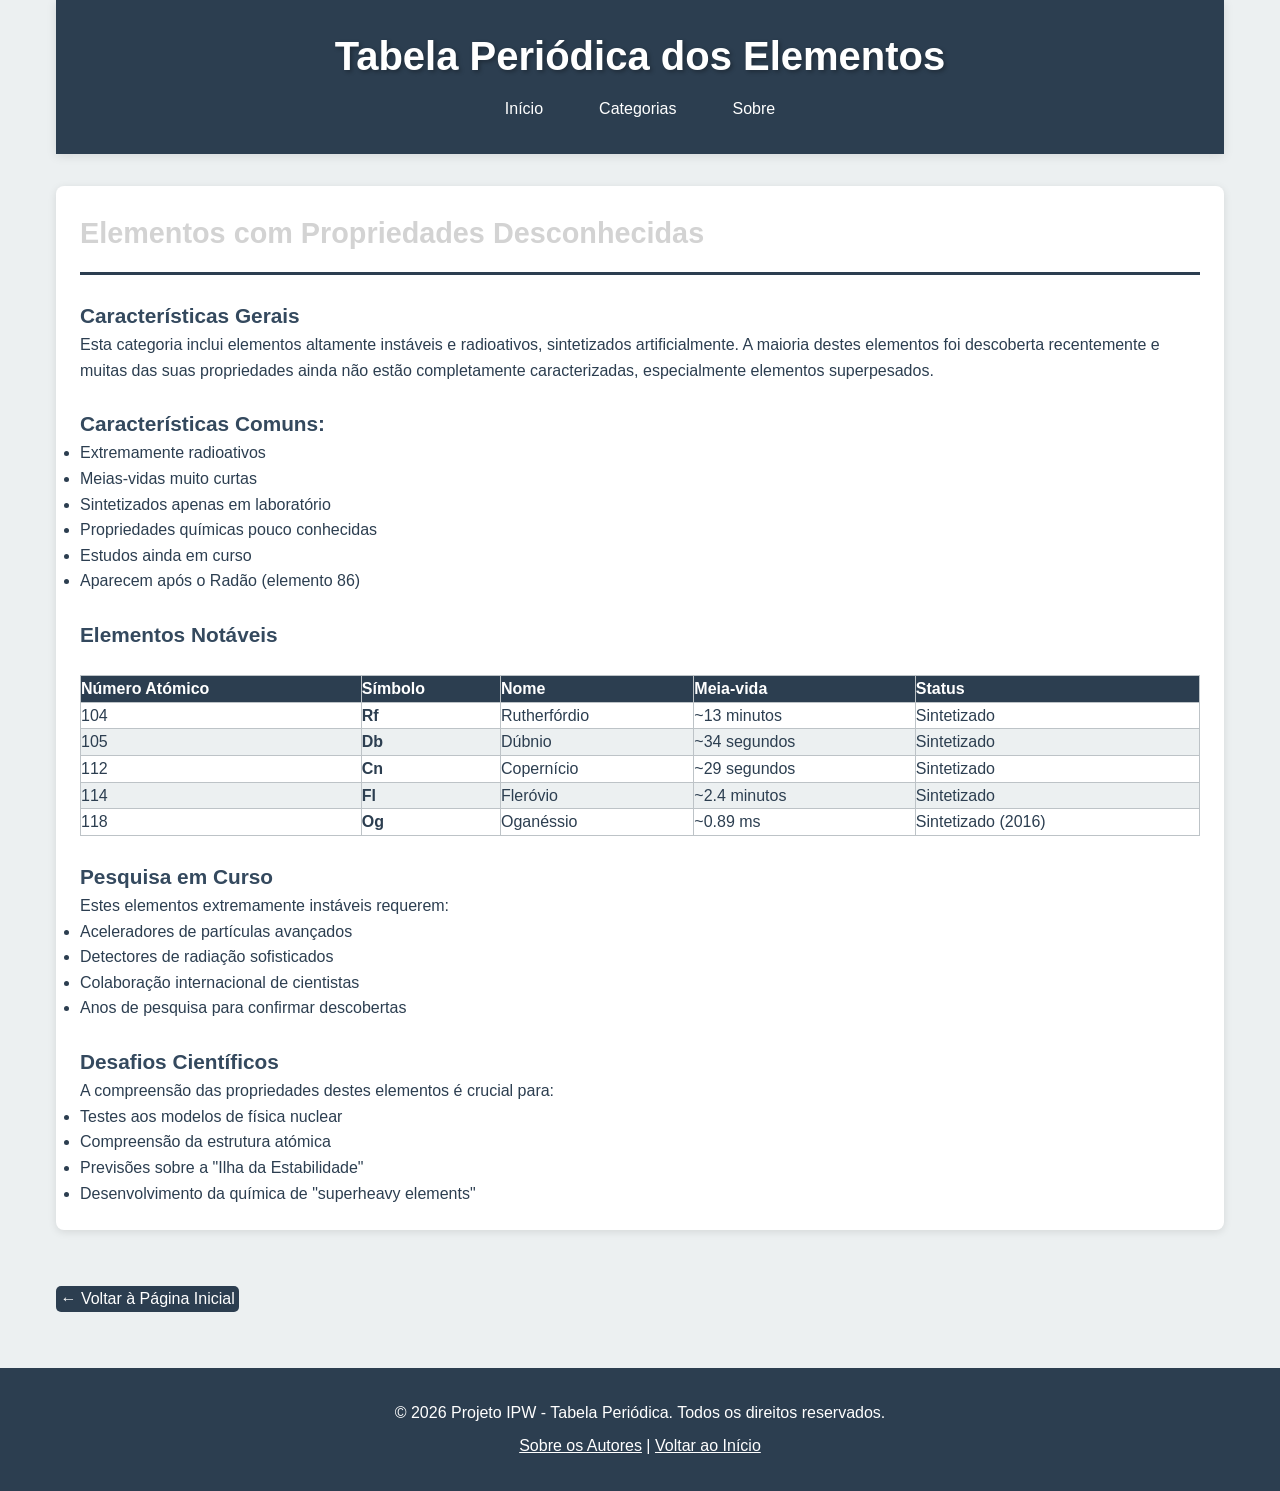
<file: categorias/propriedades-desconhecidas/index.html>
<!DOCTYPE html>
<html lang="pt-PT">
<head>
    <meta charset="UTF-8">
    <meta name="viewport" content="width=device-width, initial-scale=1.0">
    <title>Propriedades Desconhecidas - Tabela Periódica</title>
    <link rel="stylesheet" href="../../css/style.css">
</head>
<body>
    <div class="container">
        <header class="header">
            <h1 class="titulo-principal">Tabela Periódica dos Elementos</h1>
            <nav class="menu-navegacao">
                <ul class="menu-lista">
                    <li><a href="../../index.html">Início</a></li>
                    <li class="menu-dropdown">
                        <a href="#">Categorias</a>
                        <ul class="submenu">
                            <li><a href="../metais-alcalinos/index.html">Metais Alcalinos</a></li>
                            <li><a href="../metais-alcalino-terrosos/index.html">Metais Alcalino-terrosos</a></li>
                            <li><a href="../metais-transicao/index.html">Metais de Transição</a></li>
                            <li><a href="../metais-pos-transicao/index.html">Metais de Pós-transição</a></li>
                            <li><a href="../metaloides/index.html">Metaloides</a></li>
                            <li><a href="../nao-metais-reativos/index.html">Não Metais Reativos</a></li>
                            <li><a href="../gases-nobres/index.html">Gases Nobres</a></li>
                            <li><a href="../lantanideos/index.html">Lantanídeos</a></li>
                            <li><a href="../actinideos/index.html">Actinídeos</a></li>
                            <li><a href="../propriedades-desconhecidas/index.html" class="menu-ativo">Propriedades Desconhecidas</a></li>
                        </ul>
                    </li>
                    <li><a href="../../about.html">Sobre</a></li>
                </ul>
            </nav>
        </header>

        <section class="secao-categoria">
            <h2 style="color: #D3D3D3;">Elementos com Propriedades Desconhecidas</h2>
            
            <div class="info-categoria">
                <h3>Características Gerais</h3>
                <p>Esta categoria inclui elementos altamente instáveis e radioativos, sintetizados artificialmente. A maioria destes elementos foi descoberta recentemente e muitas das suas propriedades ainda não estão completamente caracterizadas, especialmente elementos superpesados.</p>
                
                <h3>Características Comuns:</h3>
                <ul>
                    <li>Extremamente radioativos</li>
                    <li>Meias-vidas muito curtas</li>
                    <li>Sintetizados apenas em laboratório</li>
                    <li>Propriedades químicas pouco conhecidas</li>
                    <li>Estudos ainda em curso</li>
                    <li>Aparecem após o Radão (elemento 86)</li>
                </ul>
            </div>

            <h3>Elementos Notáveis</h3>
            <table>
                <thead>
                    <tr>
                        <th>Número Atómico</th>
                        <th>Símbolo</th>
                        <th>Nome</th>
                        <th>Meia-vida</th>
                        <th>Status</th>
                    </tr>
                </thead>
                <tbody>
                    <tr>
                        <td>104</td>
                        <td><strong>Rf</strong></td>
                        <td>Rutherfórdio</td>
                        <td>~13 minutos</td>
                        <td>Sintetizado</td>
                    </tr>
                    <tr>
                        <td>105</td>
                        <td><strong>Db</strong></td>
                        <td>Dúbnio</td>
                        <td>~34 segundos</td>
                        <td>Sintetizado</td>
                    </tr>
                    <tr>
                        <td>112</td>
                        <td><strong>Cn</strong></td>
                        <td>Copernício</td>
                        <td>~29 segundos</td>
                        <td>Sintetizado</td>
                    </tr>
                    <tr>
                        <td>114</td>
                        <td><strong>Fl</strong></td>
                        <td>Fleróvio</td>
                        <td>~2.4 minutos</td>
                        <td>Sintetizado</td>
                    </tr>
                    <tr>
                        <td>118</td>
                        <td><strong>Og</strong></td>
                        <td>Oganéssio</td>
                        <td>~0.89 ms</td>
                        <td>Sintetizado (2016)</td>
                    </tr>
                </tbody>
            </table>

            <h3>Pesquisa em Curso</h3>
            <p>Estes elementos extremamente instáveis requerem:</p>
            <ul>
                <li>Aceleradores de partículas avançados</li>
                <li>Detectores de radiação sofisticados</li>
                <li>Colaboração internacional de cientistas</li>
                <li>Anos de pesquisa para confirmar descobertas</li>
            </ul>

            <h3>Desafios Científicos</h3>
            <p>A compreensão das propriedades destes elementos é crucial para:</p>
            <ul>
                <li>Testes aos modelos de física nuclear</li>
                <li>Compreensão da estrutura atómica</li>
                <li>Previsões sobre a "Ilha da Estabilidade"</li>
                <li>Desenvolvimento da química de "superheavy elements"</li>
            </ul>
        </section>

        <a href="../../index.html" class="botao-voltar">&nbsp← Voltar à Página Inicial&nbsp</a>
    </div>

    <footer class="rodape">
        <p>&copy; 2026 Projeto IPW - Tabela Periódica. Todos os direitos reservados.</p>
        <p><a href="../../about.html">Sobre os Autores</a> | <a href="../../index.html">Voltar ao Início</a></p>
    </footer>
</body>
</html>
</file>
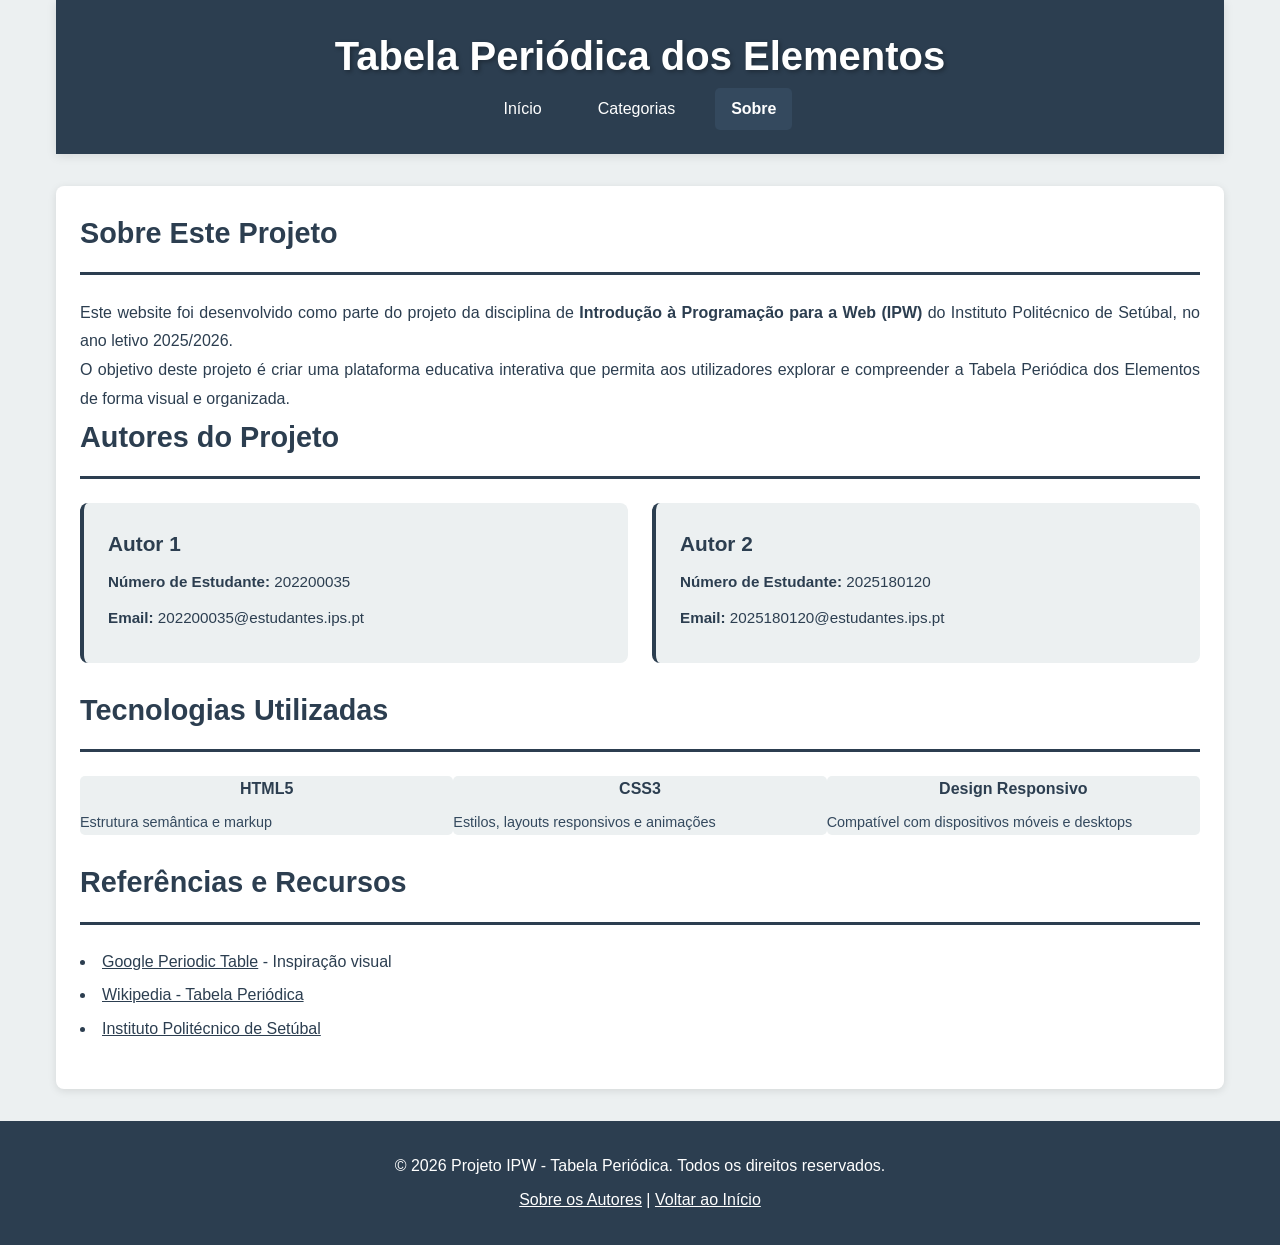
<file: about.html>
<!DOCTYPE html>
<html lang="pt-PT">
<head>
    <meta charset="UTF-8">
    <meta name="viewport" content="width=device-width, initial-scale=1.0">
    <title>Sobre - Tabela Periódica</title>
    <link rel="stylesheet" href="css/style.css">
</head>
<body>
    <div class="container">
        <!-- Cabeçalho e Menu de Navegação -->
        <header class="header">
            <h1 class="titulo-principal">Tabela Periódica dos Elementos</h1>
            <nav class="menu-navegacao">
                <ul class="menu-lista">
                    <li><a href="index.html">Início</a></li>
                    <li class="menu-dropdown">
                        <a href="#">Categorias</a>
                        <ul class="submenu">
                            <li><a href="categorias/metais-alcalinos/index.html">Metais Alcalinos</a></li>
                            <li><a href="categorias/metais-alcalino-terrosos/index.html">Metais Alcalino-terrosos</a></li>
                            <li><a href="categorias/metais-transicao/index.html">Metais de Transição</a></li>
                            <li><a href="categorias/metais-pos-transicao/index.html">Metais de Pós-transição</a></li>
                            <li><a href="categorias/metaloides/index.html">Metaloides</a></li>
                            <li><a href="categorias/nao-metais-reativos/index.html">Não Metais Reativos</a></li>
                            <li><a href="categorias/gases-nobres/index.html">Gases Nobres</a></li>
                            <li><a href="categorias/lantanideos/index.html">Lantanídeos</a></li>
                            <li><a href="categorias/actinideos/index.html">Actinídeos</a></li>
                            <li><a href="categorias/propriedades-desconhecidas/index.html">Propriedades Desconhecidas</a></li>
                        </ul>
                    </li>
                    <li><a href="about.html" class="menu-ativo">Sobre</a></li>
                </ul>
            </nav>
        </header>

        <!-- Seção Sobre -->
        <section class="secao-sobre">
            <h2>Sobre Este Projeto</h2>
            <p>Este website foi desenvolvido como parte do projeto da disciplina de <strong>Introdução à Programação para a Web (IPW)</strong> do Instituto Politécnico de Setúbal, no ano letivo 2025/2026.</p>
            
            <p>O objetivo deste projeto é criar uma plataforma educativa interativa que permita aos utilizadores explorar e compreender a Tabela Periódica dos Elementos de forma visual e organizada.</p>

            <h2>Autores do Projeto</h2>
            <div class="lista-autores">
                <article class="autor">
                    <div class="autor-info">
                        <h3>Autor 1</h3>
                        <p><strong>Número de Estudante:</strong> 202200035</p>
                        <p><strong>Email:</strong> <a href="mailto:202200035@estudantes.ips.pt">202200035@estudantes.ips.pt</a></p>
                     
                    </div>
                </article>

                <article class="autor">
                    <div class="autor-info">
                        <h3>Autor 2</h3>
                        <p><strong>Número de Estudante:</strong> 2025180120</p>
                        <p><strong>Email:</strong> <a href="mailto:2025180120@estudantes.ips.pt">2025180120@estudantes.ips.pt</a></p>
                       
                    </div>
                </article>
            </div>

            <h2>Tecnologias Utilizadas</h2>
            <div class="tecnologias">
                <div class="tech-item">
                    <h4>HTML5</h4>
                    <p>Estrutura semântica e markup</p>
                </div>
                <div class="tech-item">
                    <h4>CSS3</h4>
                    <p>Estilos, layouts responsivos e animações</p>
                </div>
                <div class="tech-item">
                    <h4>Design Responsivo</h4>
                    <p>Compatível com dispositivos móveis e desktops</p>
                </div>
            </div>

            <h2>Referências e Recursos</h2>
            <ul class="lista-referencias">
                <li><a href="https://artsexperiments.withgoogle.com/periodic-table/?exp=true&lang=pt" target="_blank">Google Periodic Table</a> - Inspiração visual</li>
                <li><a href="https://pt.wikipedia.org/wiki/Tabela_Peri%C3%B3dica" target="_blank">Wikipedia - Tabela Periódica</a></li>
                <li><a href="https://www.ips.pt/" target="_blank">Instituto Politécnico de Setúbal</a></li>
            </ul>
        </section>
    </div>

    <!-- Rodapé -->
    <footer class="rodape">
        <p>&copy; 2026 Projeto IPW - Tabela Periódica. Todos os direitos reservados.</p>
        <p><a href="about.html">Sobre os Autores</a> | <a href="index.html">Voltar ao Início</a></p>
    </footer>
</body>
</html>
</file>
<file: css/style.css>
/* =================================
   ESTILOS GLOBAIS - TABELA PERIÓDICA
   ================================= */

:root {
    /* Cores das categorias */
    --cor-metais-alcalinos: #FF6B6B;
    --cor-metais-alcalino-terrosos: #FFA500;
    --cor-metais-transicao: #FFB84D;
    --cor-metais-pos-transicao: #FFD700;
    --cor-metaloides: #CD853F;
    --cor-nao-metais-reativos: #87CEEB;
    --cor-gases-nobres: #DDA0DD;
    --cor-lantanideos: #1E90FF;
    --cor-actinideos: #FFB6C1;
    --cor-propriedades-desconhecidas: #D3D3D3;

    /* Cores base */
    --cor-primaria: #2C3E50;
    --cor-secundaria: #34495E;
    --cor-fundo: #ECF0F1;
    --cor-texto: #2C3E50;
    --cor-branco: #FFFFFF;
    --cor-borda: #BDC3C7;
    --cor-sombra: rgba(0, 0, 0, 0.1);

    /* Fontes */
    --fonte-principal: 'Segoe UI', Tahoma, Geneva, Verdana, sans-serif;
    --fonte-titulo: 'Arial', sans-serif;

    /* Espaçamento */
    --espaco-pequeno: 8px;
    --espaco-medio: 16px;
    --espaco-grande: 24px;
    --espaco-muito-grande: 32px;
}

/* =================================
   RESET E ESTILOS BASE
   ================================= */

* {
    margin: 0;
    padding: 0;
    box-sizing: border-box;
}

html {
    scroll-behavior: smooth;
}

body {
    font-family: var(--fonte-principal);
    color: var(--cor-texto);
    background-color: var(--cor-fundo);
    line-height: 1.6;
}

.container {
    max-width: 1200px;
    margin: 0 auto;
    padding: 0 var(--espaco-medio);
}

a {
    color: var(--cor-primaria);
    text-decoration: none;
    transition: color 0.3s ease;
}

a:hover {
    color: var(--cor-secundaria);
}

/* =================================
   CABEÇALHO E NAVEGAÇÃO
   ================================= */

.header {
    background-color: var(--cor-primaria);
    color: var(--cor-branco);
    padding: var(--espaco-grande) 0;
    box-shadow: 0 2px 10px var(--cor-sombra);
    margin-bottom: var(--espaco-muito-grande);
}

.titulo-principal {
    font-family: var(--fonte-titulo);
    font-size: 2.5rem;
    text-align: center;
    margin-bottom: var(--espaco-media);
    text-shadow: 2px 2px 4px rgba(0, 0, 0, 0.3);
}

/* Menu de Navegação */
.menu-navegacao {
    display: flex;
    justify-content: center;
    flex-wrap: wrap;
    gap: var(--espaco-grande);
}

.menu-lista {
    list-style: none;
    display: flex;
    gap: var(--espaco-grande);
    flex-wrap: wrap;
    justify-content: center;
}

.menu-lista > li {
    position: relative;
}

.menu-lista a {
    color: var(--cor-branco);
    padding: var(--espaco-pequeno) var(--espaco-medio);
    border-radius: 5px;
    transition: background-color 0.3s ease, transform 0.2s ease;
    display: inline-block;
}

.menu-lista a:hover {
    background-color: rgba(255, 255, 255, 0.1);
    transform: translateY(-2px);
}

.menu-ativo {
    background-color: var(--cor-secundaria) !important;
    font-weight: bold;
}

/* Submenu (Categorias) */
.menu-dropdown {
    position: relative;
}

.submenu {
    list-style: none;
    position: absolute;
    top: 100%;
    left: 0;
    background-color: var(--cor-secundaria);
    border-radius: 5px;
    min-width: 200px;
    display: none;
    flex-direction: column;
    box-shadow: 0 4px 8px var(--cor-sombra);
    z-index: 1000;
    margin-top: var(--espaco-pequeno);
}

.menu-dropdown:hover .submenu {
    display: flex;
}

.submenu li a {
    display: block;
    padding: var(--espaco-medio) var(--espaco-grande);
    white-space: nowrap;
    border-bottom: 1px solid rgba(255, 255, 255, 0.1);
}

.submenu li:last-child a {
    border-bottom: none;
}

.submenu li a:hover {
    background-color: rgba(255, 255, 255, 0.2);
}

/* =================================
   SECÇÕES
   ================================= */

section {
    margin-bottom: var(--espaco-muito-grande);
    background-color: var(--cor-branco);
    padding: var(--espaco-grande);
    border-radius: 8px;
    box-shadow: 0 2px 8px var(--cor-sombra);
}

section h2 {
    font-size: 1.8rem;
    margin-bottom: var(--espaco-grande);
    color: var(--cor-primaria);
    border-bottom: 3px solid var(--cor-primaria);
    padding-bottom: var(--espaco-medio);
}

section h3 {
    font-size: 1.3rem;
    margin-top: var(--espaco-grande);
    margin-bottom: var(--espaco-media);
    color: var(--cor-secundaria);
}

/* =================================
   SECÇÃO DE FILTROS
   ================================= */

.secao-filtros {
    background-color: var(--cor-branco);
    padding: var(--espaco-grande);
    border-radius: 8px;
    box-shadow: 0 2px 8px var(--cor-sombra);
    margin-bottom: var(--espaco-muito-grande);
}

.botoes-filtro {
    display: grid;
    grid-template-columns: repeat(auto-fit, minmax(150px, 1fr));
    gap: var(--espaco-media);
    margin-top: var(--espaco-grande);
}

.botao-filtro {
    padding: var(--espaco-media) var(--espaco-grande);
    border: 2px solid var(--cor-primaria);
    background-color: var(--cor-branco);
    color: var(--cor-primaria);
    border-radius: 5px;
    cursor: pointer;
    font-weight: 500;
    transition: all 0.3s ease;
    font-family: var(--fonte-principal);
    font-size: 0.95rem;
}

.botao-filtro:hover {
    background-color: var(--cor-primaria);
    color: var(--cor-branco);
    transform: translateY(-2px);
    box-shadow: 0 4px 8px var(--cor-sombra);
}

.botao-filtro.ativo {
    background-color: var(--cor-primaria);
    color: var(--cor-branco);
}

/* =================================
   TABELA PERIÓDICA INTERATIVA
   ================================= */

.secao-tabela {
    background-color: var(--cor-branco);
    padding: var(--espaco-grande);
    border-radius: 8px;
    box-shadow: 0 2px 8px var(--cor-sombra);
    margin-bottom: var(--espaco-muito-grande);
    overflow-x: auto;
}

.tabela-periodica-wrapper {
    overflow-x: auto;
    -webkit-overflow-scrolling: touch;
}

.tabela-periodica {
    display: grid;
    grid-template-columns: repeat(18, minmax(45px, 1fr));
    grid-template-rows: repeat(11, auto);
    gap: 2px;
    margin-top: var(--espaco-grande);
    min-width: auto;
    max-width: 100%;
}

.elemento {
    background-color: var(--cor-branco);
    border: 1px solid var(--cor-borda);
    border-radius: 4px;
    padding: 4px 2px;
    text-align: center;
    cursor: pointer;
    transition: all 0.2s ease;
    min-height: 50px;
    display: flex;
    flex-direction: column;
    justify-content: center;
    align-items: center;
    font-weight: 500;
    position: relative;
    overflow: hidden;
    font-size: 0.7rem;
}

.elemento::before {
    content: '';
    position: absolute;
    top: 0;
    left: 0;
    right: 0;
    bottom: 0;
    border-radius: 4px;
    z-index: -1;
}

/* Cores dos elementos por categoria */
.elemento[data-categoria="metais-alcalinos"]::before {
    background-color: var(--cor-metais-alcalinos);
    opacity: 0.3;
}

.elemento[data-categoria="metais-alcalino-terrosos"]::before {
    background-color: var(--cor-metais-alcalino-terrosos);
    opacity: 0.3;
}

.elemento[data-categoria="metais-transicao"]::before {
    background-color: var(--cor-metais-transicao);
    opacity: 0.3;
}

.elemento[data-categoria="metais-pos-transicao"]::before {
    background-color: var(--cor-metais-pos-transicao);
    opacity: 0.3;
}

.elemento[data-categoria="metaloides"]::before {
    background-color: var(--cor-metaloides);
    opacity: 0.3;
}

.elemento[data-categoria="nao-metais-reativos"]::before {
    background-color: var(--cor-nao-metais-reativos);
    opacity: 0.3;
}

.elemento[data-categoria="gases-nobres"]::before {
    background-color: var(--cor-gases-nobres);
    opacity: 0.3;
}

.elemento[data-categoria="lantanideos"]::before {
    background-color: var(--cor-lantanideos);
    opacity: 0.3;
}

.elemento[data-categoria="actinideos"]::before {
    background-color: var(--cor-actinideos);
    opacity: 0.3;
}

.elemento[data-categoria="propriedades-desconhecidas"]::before {
    background-color: var(--cor-propriedades-desconhecidas);
    opacity: 0.3;
}

.elemento:hover {
    transform: scale(1.05);
    box-shadow: 0 6px 12px var(--cor-sombra);
    cursor: pointer;
    z-index: 10;
}

.numero-atomico {
    font-size: 0.65rem;
    color: #999;
    position: absolute;
    top: 2px;
    left: 2px;
    font-weight: normal;
}

.simbolo {
    font-size: 1.3rem;
    font-weight: bold;
    color: var(--cor-primaria);
    margin: 2px 0;
}

.nome {
    font-size: 0.65rem;
    color: var(--cor-secundaria);
    line-height: 1.2;
}

.massa {
    font-size: 0.6rem;
    color: #999;
    margin-top: 2px;
}

/* =================================
   MODAL DE DETALHES DO ELEMENTO
   ================================= */

.modal {
    display: none;
    position: fixed;
    z-index: 2000;
    left: 0;
    top: 0;
    width: 100%;
    height: 100%;
    background-color: rgba(0, 0, 0, 0.5);
    animation: fadeIn 0.3s ease;
}

@keyframes fadeIn {
    from {
        opacity: 0;
    }
    to {
        opacity: 1;
    }
}

.modal.ativo {
    display: flex;
    justify-content: center;
    align-items: center;
}

.modal-conteudo {
    background-color: var(--cor-branco);
    padding: var(--espaco-grande);
    border-radius: 10px;
    box-shadow: 0 10px 30px rgba(0, 0, 0, 0.3);
    position: relative;
    max-width: 500px;
    width: 90%;
    animation: slideIn 0.3s ease;
}

@keyframes slideIn {
    from {
        transform: translateY(-50px);
        opacity: 0;
    }
    to {
        transform: translateY(0);
        opacity: 1;
    }
}

.modal-fechar {
    position: absolute;
    right: var(--espaco-grande);
    top: var(--espaco-media);
    background: none;
    border: none;
    font-size: 2rem;
    cursor: pointer;
    color: var(--cor-primaria);
    transition: color 0.2s ease;
    padding: 0;
    width: 30px;
    height: 30px;
    display: flex;
    align-items: center;
    justify-content: center;
}

.modal-fechar:hover {
    color: var(--cor-secundaria);
}

.modal-corpo {
    padding-top: var(--espaco-media);
}

.modal-nome {
    color: var(--cor-primaria);
    font-size: 1.8rem;
    margin: 0 0 var(--espaco-grande) 0;
    border-bottom: 2px solid var(--cor-primaria);
    padding-bottom: var(--espaco-media);
}

.modal-simbolo {
    font-size: 2.5rem;
    font-weight: bold;
    color: var(--cor-primaria);
    display: inline-block;
    margin-bottom: var(--espaco-grande);
}

.modal-info {
    display: grid;
    gap: var(--espaco-media);
}

.info-item {
    display: flex;
    justify-content: space-between;
    align-items: center;
    padding: var(--espaco-pequeno) 0;
    border-bottom: 1px solid var(--cor-borda);
}

.info-item label {
    font-weight: bold;
    color: var(--cor-primaria);
    min-width: 150px;
}

.info-item span {
    color: var(--cor-secundaria);
    text-align: right;
    flex: 1;
}

/* Responsividade do Modal */
@media (max-width: 480px) {
    .modal-conteudo {
        width: 95%;
        padding: var(--espaco-media);
    }

    .modal-nome {
        font-size: 1.4rem;
    }

    .modal-simbolo {
        font-size: 2rem;
    }

    .info-item {
        flex-direction: column;
        align-items: flex-start;
    }

    .info-item span {
        text-align: left;
        margin-top: var(--espaco-pequeno);
    }
}

.secao-legenda {
    background-color: var(--cor-branco);
    padding: var(--espaco-grande);
    border-radius: 8px;
    box-shadow: 0 2px 8px var(--cor-sombra);
    margin-bottom: var(--espaco-muito-grande);
}

.legenda {
    display: grid;
    grid-template-columns: repeat(auto-fit, minmax(200px, 1fr));
    gap: var(--espaco-grande);
    margin-top: var(--espaco-grande);
}

.item-legenda {
    display: flex;
    align-items: center;
    gap: var(--espaco-media);
    padding: var(--espaco-media);
    background-color: var(--cor-fundo);
    border-radius: 5px;
}

.cor-legenda {
    width: 30px;
    height: 30px;
    border-radius: 5px;
    border: 2px solid var(--cor-borda);
}

.item-legenda span {
    font-weight: 500;
    color: var(--cor-texto);
}

/* =================================
   SECÇÃO SOBRE
   ================================= */

.secao-sobre {
    background-color: var(--cor-branco);
    padding: var(--espaco-grande);
    border-radius: 8px;
    box-shadow: 0 2px 8px var(--cor-sombra);
}

.secao-sobre p {
    margin-bottom: var(--espaco-media);
    text-align: justify;
    line-height: 1.8;
}

/* Lista de Autores */
.lista-autores {
    display: grid;
    grid-template-columns: repeat(auto-fit, minmax(300px, 1fr));
    gap: var(--espaco-grande);
    margin: var(--espaco-grande) 0;
}

.autor {
    background-color: var(--cor-fundo);
    padding: var(--espaco-grande);
    border-radius: 8px;
    border-left: 4px solid var(--cor-primaria);
    transition: all 0.3s ease;
}

.autor:hover {
    box-shadow: 0 4px 12px var(--cor-sombra);
    transform: translateY(-5px);
}

.autor-info h3 {
    color: var(--cor-primaria);
    margin-top: 0;
}

.autor-info p {
    margin: var(--espaco-pequeno) 0;
    font-size: 0.95rem;
}

.autor-info a {
    color: var(--cor-primaria);
}

.redes-sociais {
    display: flex;
    gap: var(--espaco-media);
    margin-top: var(--espaco-media);
    flex-wrap: wrap;
}

.icone-social {
    display: inline-block;
    padding: var(--espaco-pequeno) var(--espaco-media);
    background-color: var(--cor-primaria);
    color: var(--cor-branco);
    border-radius: 5px;
    font-size: 0.9rem;
    transition: all 0.3s ease;
}

.icone-social:hover {
    background-color: var(--cor-secundaria);
    transform: translateY(-2px);
}

/* Secção Tecnologias */
.tecnologias {
    display: grid;
    grid-template-columns: repeat(auto-fit, minmax(200px, 1fr));
    gap: var(--espaco-media);
    margin: var(--espaco-grande) 0;
}

.tech-item {
    background-color: var(--cor-fundo);
    padding: var(--espaco-media);
    border-radius: 5px;
    text-align: center;
}

.tech-item h4 {
    color: var(--cor-primaria);
    margin-bottom: var(--espaco-pequeno);
}

.tech-item p {
    font-size: 0.9rem;
    color: var(--cor-secundaria);
}

/* Lista de Referências */
.lista-referencias {
    list-style-position: inside;
    margin: var(--espaco-grande) 0;
}

.lista-referencias li {
    margin-bottom: var(--espaco-pequeno);
}

.lista-referencias a {
    color: var(--cor-primaria);
    text-decoration: underline;
}

.lista-referencias a:hover {
    color: var(--cor-secundaria);
}

/* =================================
   RODAPÉ
   ================================= */

.rodape {
    background-color: var(--cor-primaria);
    color: var(--cor-branco);
    text-align: center;
    padding: var(--espaco-grande);
    margin-top: var(--espaco-muito-grande);
    border-radius: 0;
}

.rodape p {
    margin: var(--espaco-pequeno) 0;
}

.rodape a {
    color: var(--cor-branco);
    text-decoration: underline;
}

.rodape a:hover {
    color: #BDC3C7;
}

/* =================================
   TABELAS
   ================================= */

table {
    width: 100%;
    border-collapse: collapse;
    margin: var(--espaco-grande) 0;
}

table th,
table td {
    border: 1px solid var(--cor-borda);
    padding: var(--espaco-media);
    text-align: left;
}

table th {
    background-color: var(--cor-primaria);
    color: var(--cor-branco);
    font-weight: bold;
}

table tr:nth-child(even) {
    background-color: var(--cor-fundo);
}

table tr:hover {
    background-color: #E8F1F8;
}

/* =================================
   RESPONSIVIDADE
   ================================= */

/* Tablet (768px e menos) */
@media (max-width: 768px) {
    .titulo-principal {
        font-size: 1.8rem;
    }

    .menu-navegacao {
        gap: var(--espaco-media);
    }

    .menu-lista {
        gap: var(--espaco-media);
    }

    .botoes-filtro {
        grid-template-columns: repeat(auto-fit, minmax(120px, 1fr));
    }

    .tabela-periodica {
        grid-template-columns: repeat(18, minmax(42px, 1fr));
        gap: 2px;
    }

    .elemento {
        min-height: 48px;
        padding: 3px 1px;
        font-size: 0.65rem;
    }

    .simbolo {
        font-size: 0.9rem;
    }

    .numero-atomico {
        font-size: 0.5rem;
    }

    .nome {
        font-size: 0.5rem;
    }

    .massa {
        font-size: 0.45rem;
    }

    .lista-autores {
        grid-template-columns: 1fr;
    }

    .legenda {
        grid-template-columns: repeat(auto-fit, minmax(150px, 1fr));
    }

    section h2 {
        font-size: 1.5rem;
    }
}

/* Mobile (480px e menos) */
@media (max-width: 480px) {
    .container {
        padding: 0 var(--espaco-pequeno);
    }

    .titulo-principal {
        font-size: 1.4rem;
    }

    .menu-lista {
        flex-direction: column;
        gap: var(--espaco-pequeno);
    }

    .menu-lista > li {
        width: 100%;
    }

    .menu-lista a {
        display: block;
        text-align: center;
        width: 100%;
    }

    .submenu {
        position: static;
        display: none;
        margin-top: 0;
        min-width: 100%;
    }

    .menu-dropdown:hover .submenu {
        display: flex;
    }

    .botoes-filtro {
        grid-template-columns: 1fr;
    }

    .botao-filtro {
        padding: var(--espaco-pequeno) var(--espaco-media);
        font-size: 0.9rem;
    }

    .tabela-periodica {
        grid-template-columns: repeat(18, minmax(40px, 1fr));
        gap: 2px;
    }

    .tabela-periodica-wrapper {
        overflow-x: scroll;
    }

    .elemento {
        min-height: 50px;
        padding: 2px 1px;
        font-size: 0.65rem;
    }

    .simbolo {
        font-size: 0.8rem;
    }

    .numero-atomico {
        font-size: 0.45rem;
    }

    .nome {
        font-size: 0.45rem;
        display: none;
    }

    .massa {
        font-size: 0.4rem;
        display: none;
    }

    .legenda {
        grid-template-columns: 1fr;
    }

    section h2 {
        font-size: 1.3rem;
    }

    section {
        padding: var(--espaco-media);
    }
}

/* =================================
   BOTÃO VOLTAR
   ================================= */

.botao-voltar {
    display: inline-block;
    margin-top: var(--espaco-grande);
    margin-bottom: var(--espaco-grande);
    padding: var(--espaco-media) var(--espaco-grande);
    background-color: var(--cor-primaria);
    color: var(--cor-branco);
    border-radius: 5px;
    font-weight: 500;
    transition: all 0.3s ease;
}

.botao-voltar:hover {
    background-color: var(--cor-secundaria);
    transform: translateX(-5px);
    box-shadow: 0 4px 8px var(--cor-sombra);
}

/* =================================
   UTILIDADES
   ================================= */

.oculto {
    display: none !important;
}

.visivel {
    display: block !important;
}
</file>
